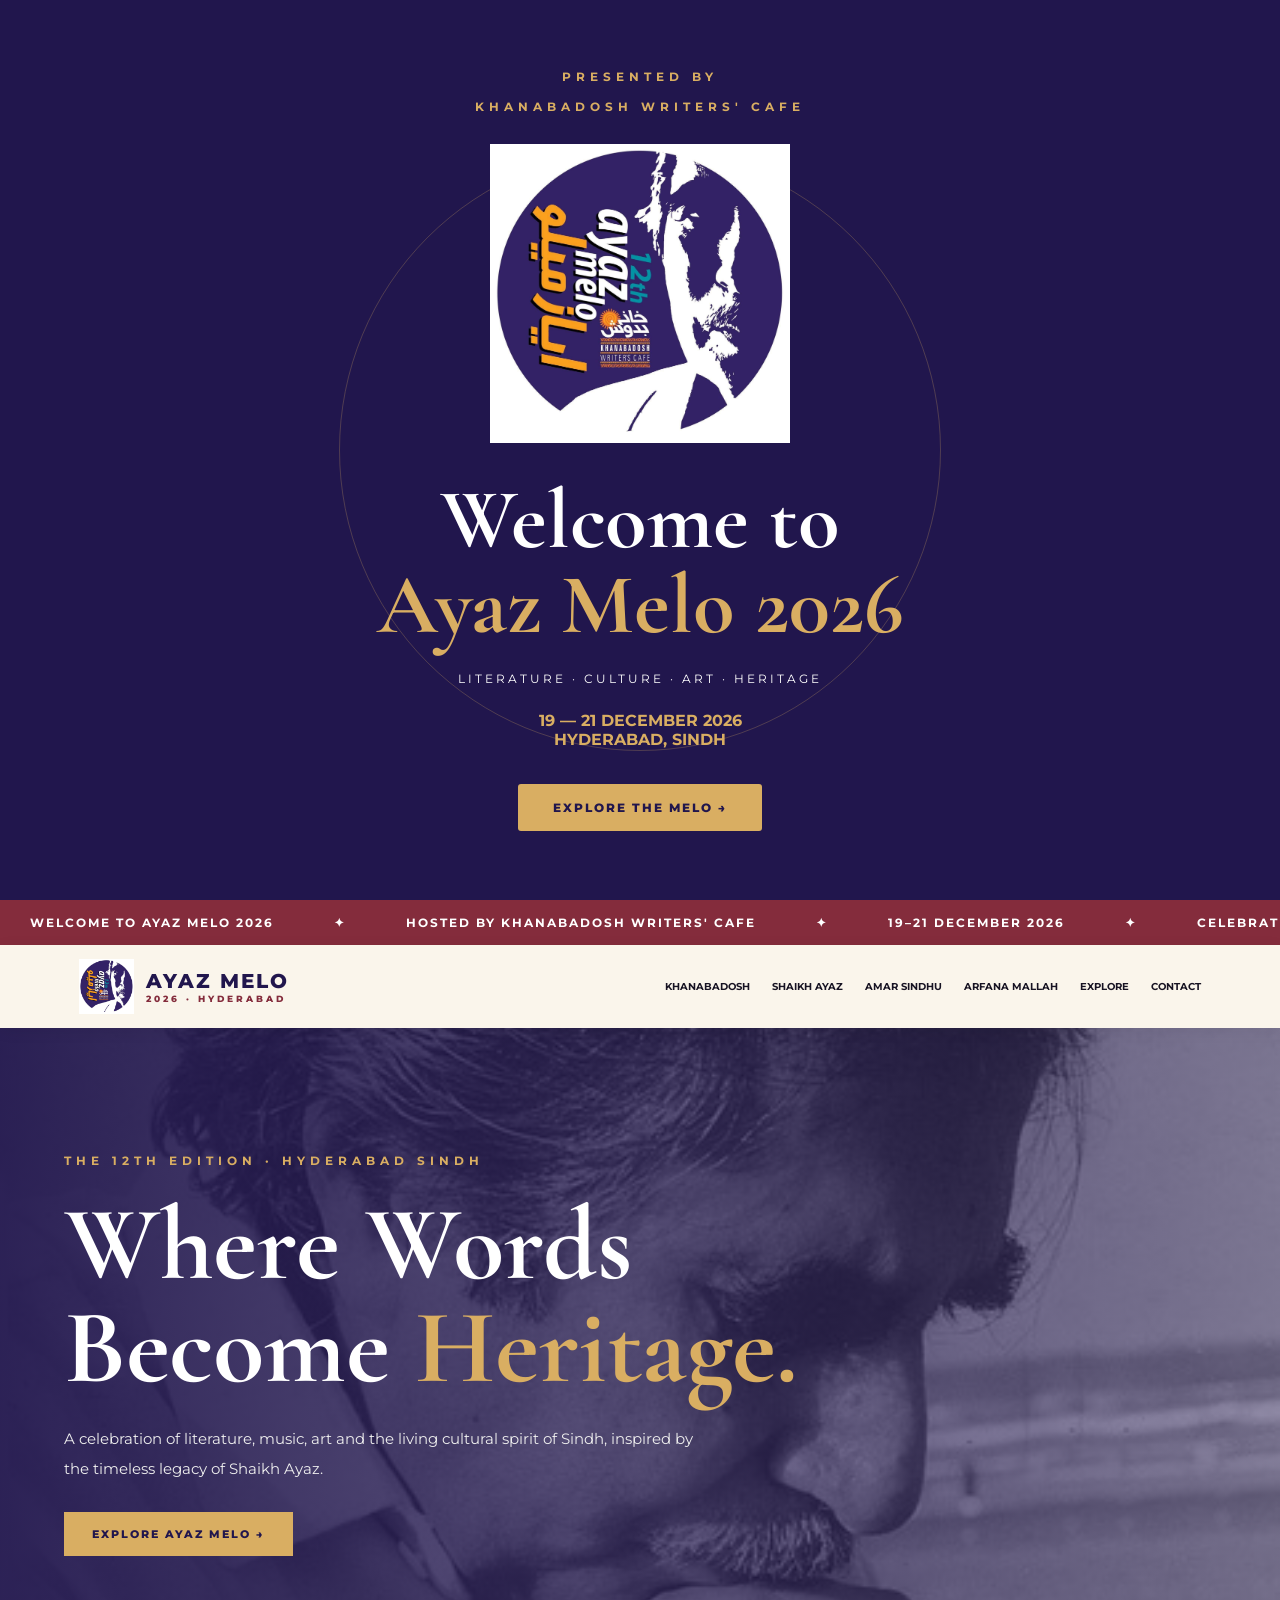
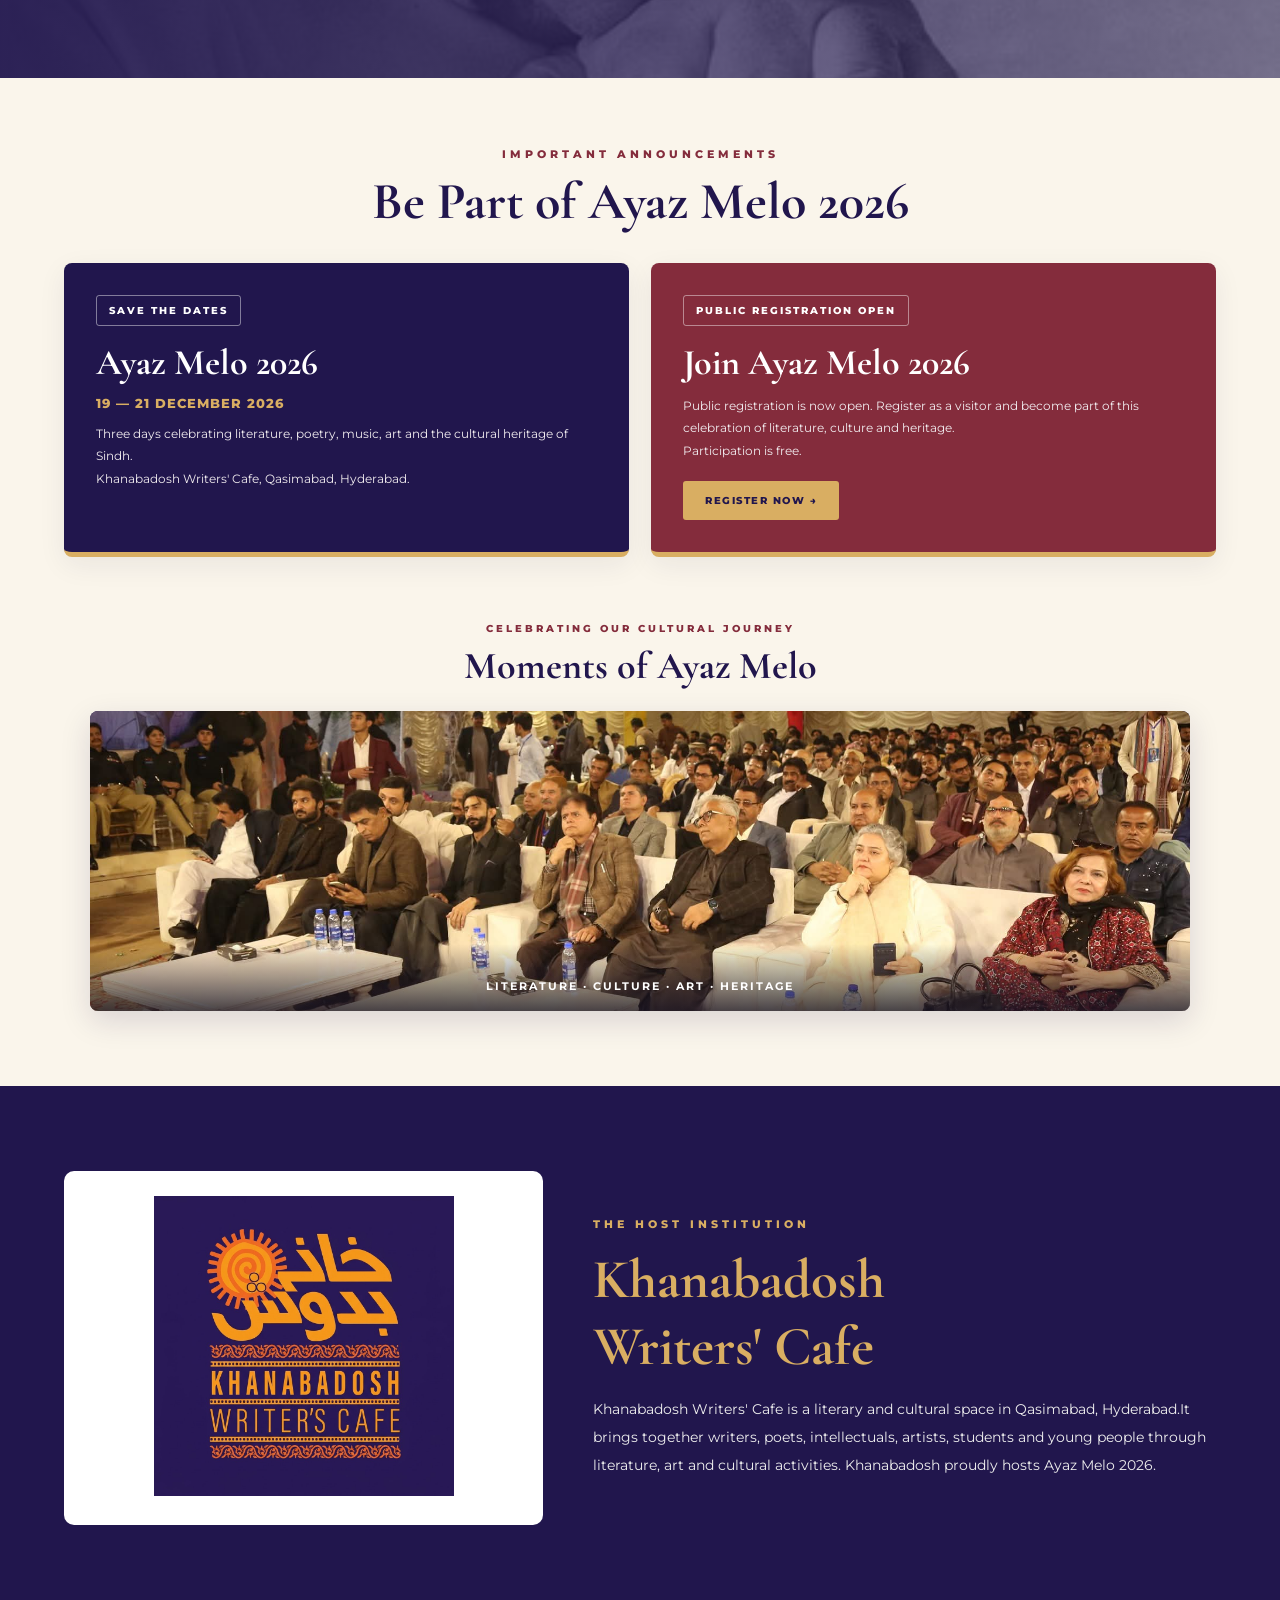
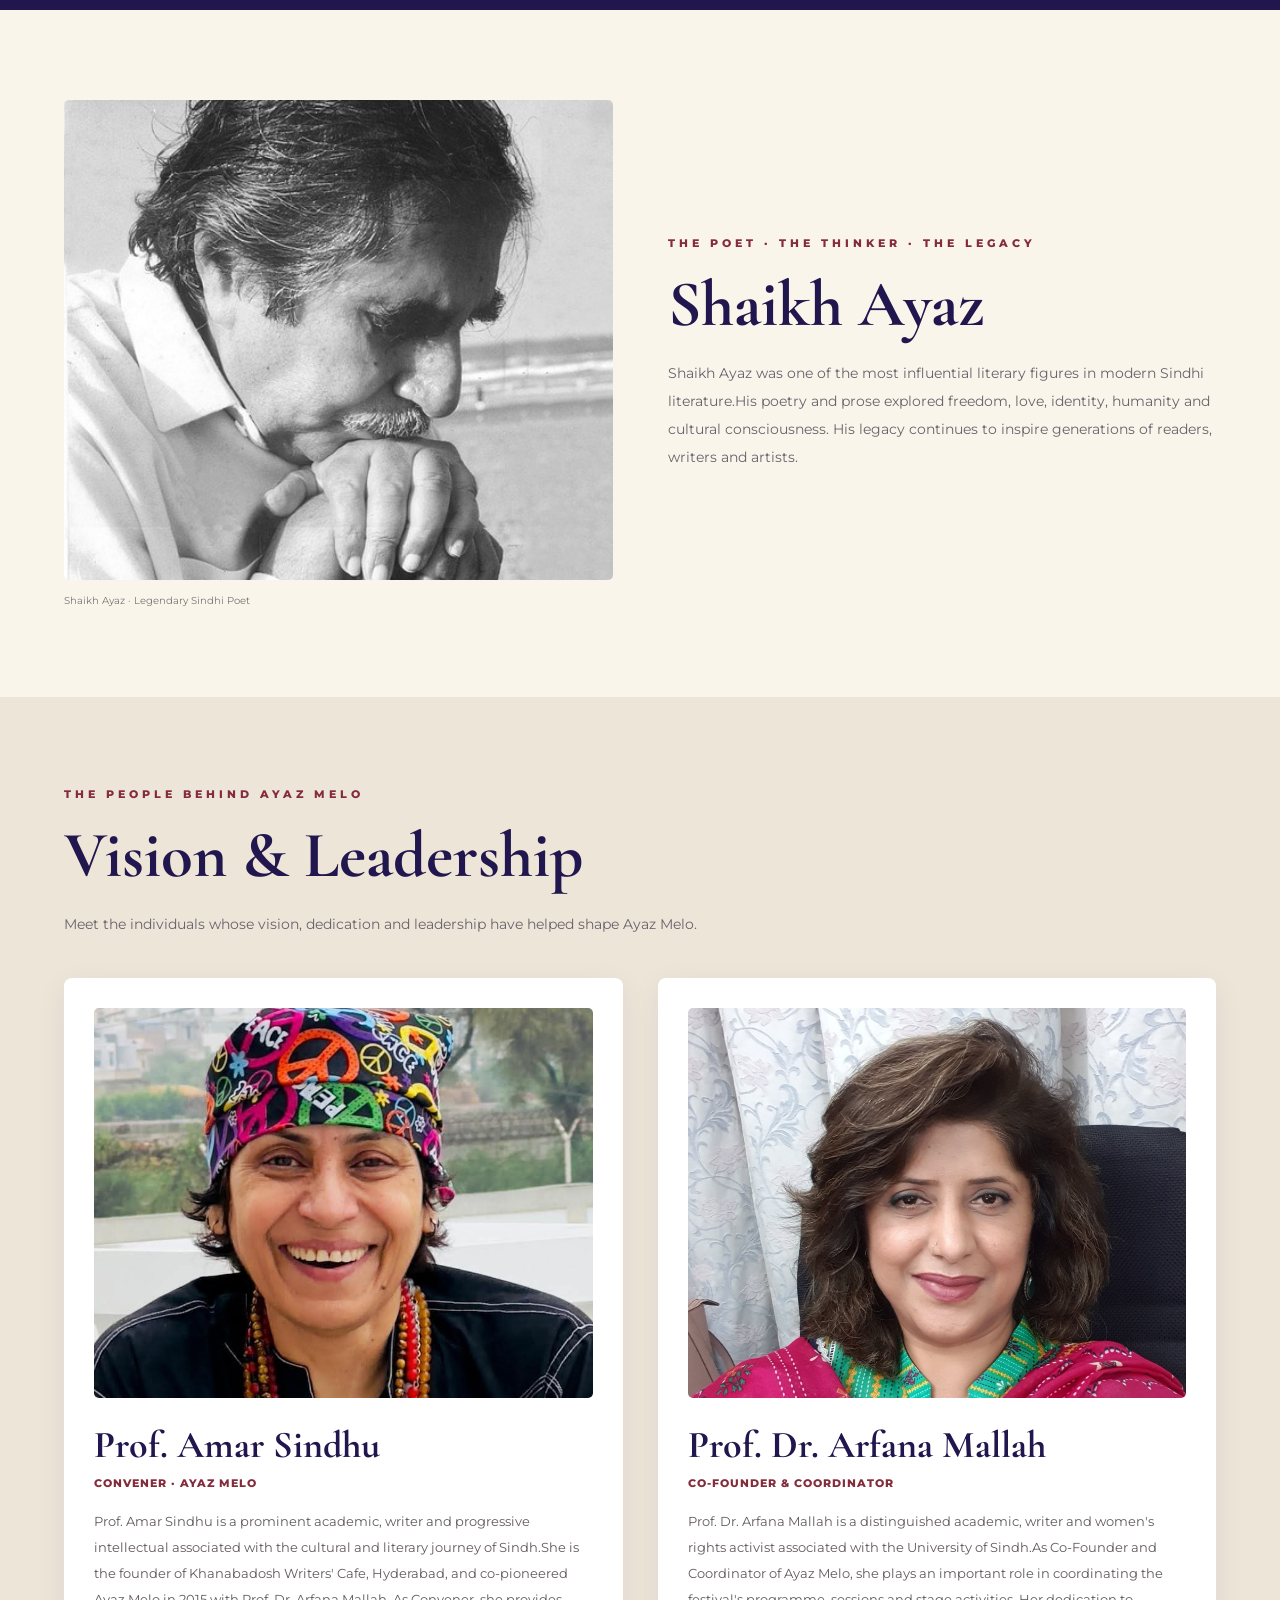
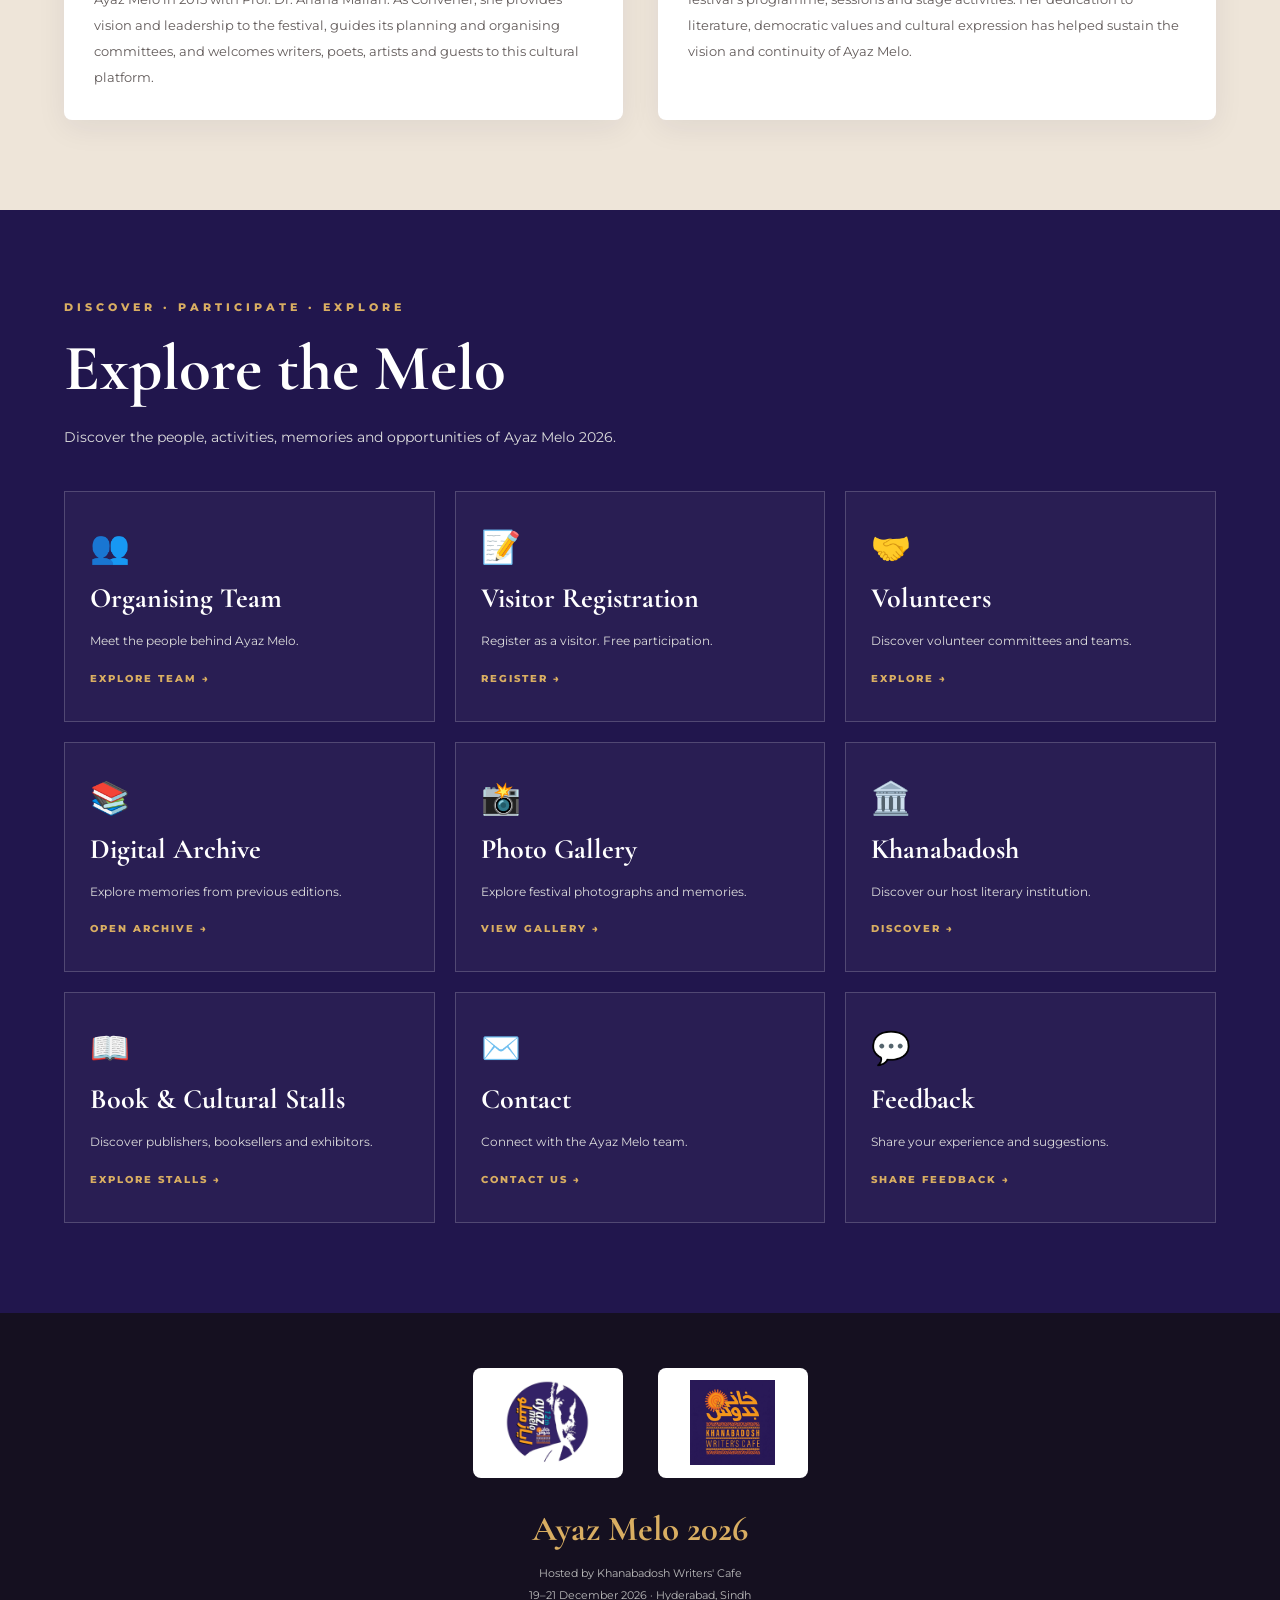
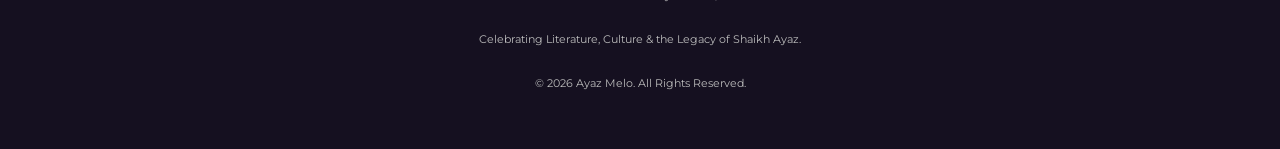
<file: index.html>
<!DOCTYPE html><html lang="en">
<head>
<meta charset="UTF-8">
<meta name="viewport" content="width=device-width, initial-scale=1.0">
<meta name="theme-color" content="#21164d"><title>Ayaz Melo 2026 | Khanabadosh Writers' Cafe</title><link href="https://fonts.googleapis.com/css2?family=Cormorant+Garamond:wght@400;500;600;700&family=Montserrat:wght@400;500;600;700;800&display=swap" rel="stylesheet"><style>
:root {
 --blue:#21164d;
 --maroon:#842c3c;
 --gold:#d9ae62;
 --cream:#faf5eb;
 --white:#ffffff;
 --dark:#171323;
}

* {
 margin:0;
 padding:0;
 box-sizing:border-box;
}

html {scroll-behavior:smooth}

body {
 background:var(--cream);
 color:var(--dark);
 font-family:'Montserrat',sans-serif;
 overflow-x:hidden;
}

a {text-decoration:none;color:inherit}

.container {
 width:90%;
 max-width:1250px;
 margin:auto;
}

/* INTRO */

.intro {
 min-height:100vh;
 background:var(--blue);
 color:white;
 display:flex;
 align-items:center;
 justify-content:center;
 text-align:center;
 padding:55px 20px;
 position:relative;
 overflow:hidden;
}

.intro:before {
 content:"";
 position:absolute;
 width:600px;
 height:600px;
 border:1px solid #d9ae6240;
 border-radius:50%;
}

.intro-content {
 position:relative;
 z-index:2;
 animation:appear 1.5s ease;
}

.presented {
 color:var(--gold);
 letter-spacing:5px;
 font-size:12px;
 font-weight:700;
}

.intro-logo {
 width:min(300px,75vw);
 margin:30px auto;
}

.intro-logo img {
 width:100%;
 height:auto;
 object-fit:contain;
}

.intro h1 {
 font-family:'Cormorant Garamond',serif;
 font-size:clamp(48px,8vw,85px);
 line-height:1;
 margin:20px 0;
}

.intro h1 span {color:var(--gold)}

.intro p {
 letter-spacing:3px;
 font-size:12px;
 line-height:2;
}

.intro-date {
 color:var(--gold);
 margin-top:20px;
 font-weight:700;
}

.explore {
 display:inline-block;
 margin-top:35px;
 background:var(--gold);
 color:var(--blue);
 padding:16px 35px;
 border-radius:3px;
 font-size:12px;
 font-weight:800;
 letter-spacing:2px;
 transition:.3s;
}

.explore:hover {
 background:white;
 transform:translateY(-4px);
}

@keyframes appear {
 from {opacity:0;transform:translateY(30px)}
 to {opacity:1;transform:translateY(0)}
}

/* TICKER */

.ticker {
 background:var(--maroon);
 color:white;
 display:flex;
 overflow:hidden;
 white-space:nowrap;
 padding:15px 0;
}

.ticker-track {
 display:flex;
 width:max-content;
 animation:scroll 32s linear infinite;
}

.ticker-track span {
 padding:0 30px;
 font-size:12px;
 font-weight:700;
 letter-spacing:2px;
}

.ticker-track b {color:var(--gold)}

@keyframes scroll {
 from {transform:translateX(0)}
 to {transform:translateX(-50%)}
}

/* HEADER */

header {
 background:var(--cream);
 position:sticky;
 top:0;
 z-index:100;
 box-shadow:0 3px 15px #0001;
}

nav {
 max-width:1250px;
 margin:auto;
 padding:14px 5%;
 display:flex;
 justify-content:space-between;
 align-items:center;
}

.brand {
 display:flex;
 align-items:center;
 gap:12px;
 color:var(--blue);
 font-size:20px;
 font-weight:800;
 letter-spacing:2px;
}

.brand img {
 width:55px;
 height:55px;
 object-fit:contain;
}

.brand small {
 display:block;
 color:var(--maroon);
 font-size:9px;
 letter-spacing:3px;
}

.navlinks {
 display:flex;
 gap:22px;
 font-size:10px;
 font-weight:700;
}

.navlinks a:hover {color:var(--maroon)}

.menu {
 display:none;
 border:0;
 background:none;
 font-size:26px;
}

/* HERO */

.hero {
 min-height:650px;
 background:
 linear-gradient(90deg,#21164df2,#21164d80),
 url('assets/shaikh-ayaz.jpg') center/cover;
 display:flex;
 align-items:center;
 color:white;
}

.hero-content {padding:90px 0}

.hero small {
 color:var(--gold);
 letter-spacing:5px;
 font-size:12px;
 font-weight:700;
}

.hero h2 {
 font-family:'Cormorant Garamond',serif;
 font-size:clamp(55px,9vw,105px);
 line-height:.98;
 margin:25px 0;
}

.hero h2 span {color:var(--gold)}

.hero p {
 max-width:650px;
 line-height:2;
 color:#eee;
 font-size:15px;
}

.btn {
 display:inline-block;
 margin-top:28px;
 background:var(--gold);
 color:var(--blue);
 padding:15px 28px;
 font-size:11px;
 font-weight:800;
 letter-spacing:2px;
}

/* ANNOUNCEMENTS */

.announcements {
 background:var(--cream);
 padding:65px 0 35px;
}

.announcement-heading {
 text-align:center;
 margin-bottom:30px;
}

.announcement-heading small {
 color:var(--maroon);
 font-size:11px;
 font-weight:800;
 letter-spacing:4px;
}

.announcement-heading h2 {
 font-family:'Cormorant Garamond',serif;
 color:var(--blue);
 font-size:clamp(35px,5vw,52px);
 margin-top:8px;
}

.announcement-grid {
 display:grid;
 grid-template-columns:1fr 1fr;
 gap:22px;
}

.announcement-card {
 position:relative;
 overflow:hidden;
 padding:32px;
 border-radius:8px;
 min-height:235px;
 box-shadow:0 8px 28px #21164d12;
}

.event-announcement {
 background:var(--blue);
 color:white;
 border-bottom:5px solid var(--gold);
}

.registration-announcement {
 background:var(--maroon);
 color:white;
 border-bottom:5px solid var(--gold);
}

.announcement-tag {
 display:inline-block;
 font-size:10px;
 font-weight:800;
 letter-spacing:2px;
 padding:8px 12px;
 border:1px solid #ffffff70;
 border-radius:3px;
 margin-bottom:17px;
}

.announcement-card h3 {
 font-family:'Cormorant Garamond',serif;
 font-size:36px;
 line-height:1.1;
 margin-bottom:12px;
}

.announcement-card p {
 color:#f2edf0;
 font-size:12px;
 line-height:1.9;
}

.announcement-date {
 color:var(--gold);
 font-weight:800;
 font-size:13px;
 margin:12px 0;
 letter-spacing:1px;
}

.registration-button {
 display:inline-block;
 margin-top:18px;
 padding:13px 22px;
 background:var(--gold);
 color:var(--blue);
 border-radius:3px;
 font-size:10px;
 font-weight:800;
 letter-spacing:1.5px;
 transition:.3s;
}

.registration-button:hover {
 background:white;
 transform:translateY(-3px);
}

/* HOMEPAGE SLIDESHOW */

.slideshow-section {
 background:var(--cream);
 padding:25px 0 75px;
}

.slideshow-heading {
 text-align:center;
 margin-bottom:22px;
}

.slideshow-heading small {
 color:var(--maroon);
 font-size:10px;
 font-weight:800;
 letter-spacing:3px;
}

.slideshow-heading h2 {
 color:var(--blue);
 font-family:'Cormorant Garamond',serif;
 font-size:38px;
 margin-top:7px;
}

.slideshow {
 width:90%;
 max-width:1100px;
 height:300px;
 margin:auto;
 position:relative;
 overflow:hidden;
 border-radius:8px;
 background:var(--blue);
 box-shadow:0 10px 30px #21164d25;
}

.slide {
 position:absolute;
 inset:0;
 width:100%;
 height:100%;
 object-fit:cover;
 opacity:0;
 transition:opacity 1.2s ease-in-out;
}

.slide.active {
 opacity:1;
}

.slideshow-caption {
 position:absolute;
 bottom:0;
 left:0;
 width:100%;
 padding:35px 20px 18px;
 color:white;
 text-align:center;
 font-size:11px;
 font-weight:700;
 letter-spacing:2px;
 background:linear-gradient(transparent,#171323c9);
 z-index:2;
}

/* COMMON SECTIONS */

section.content-section {
 padding:90px 0;
}

.section-label {
 color:var(--maroon);
 font-size:11px;
 font-weight:800;
 letter-spacing:4px;
}

.section-title {
 font-family:'Cormorant Garamond',serif;
 font-size:clamp(40px,6vw,65px);
 color:var(--blue);
 margin:15px 0;
}

.description {
 max-width:750px;
 color:#68636b;
 line-height:2;
 font-size:14px;
}

/* KHANABADOSH */

.khana {
 background:var(--blue);
 color:white;
 padding:85px 0;
}

.khana-grid {
 display:grid;
 grid-template-columns:1fr 1.3fr;
 gap:50px;
 align-items:center;
}

.khana-logo {
 background:#fff;
 border-radius:10px;
 padding:25px;
 text-align:center;
}

.khana-logo img {
 width:100%;
 max-width:300px;
 object-fit:contain;
}

.khana h2 {
 font-family:'Cormorant Garamond',serif;
 font-size:55px;
 color:var(--gold);
 margin:15px 0;
}

.khana p {
 color:#eee;
 line-height:2;
 font-size:14px;
}

/* SHAIKH AYAZ */

.ayaz-grid {
 display:grid;
 grid-template-columns:1fr 1fr;
 gap:55px;
 align-items:center;
}

.profile-image img {
 width:100%;
 height:480px;
 object-fit:cover;
 border-radius:5px;
}

.profile-caption {
 color:#777;
 font-size:10px;
 margin-top:10px;
}

/* AMAR SINDHU AND ARFANA MALLAH */

.leadership {
 background:#eee5d9;
}

.leadership-grid {
 display:grid;
 grid-template-columns:repeat(2,minmax(0,1fr));
 gap:35px;
 margin-top:40px;
}

.leader-card {
 background:#fff;
 padding:30px;
 border-radius:8px;
 box-shadow:0 8px 30px #21164d12;
}

.leader-image {
 width:100%;
 height:390px;
 object-fit:cover;
 object-position:top center;
 border-radius:5px;
}

.leader-card h2 {
 font-family:'Cormorant Garamond',serif;
 font-size:38px;
 color:var(--blue);
 margin:20px 0 8px;
}

.leader-role {
 color:var(--maroon);
 font-size:11px;
 font-weight:800;
 letter-spacing:1px;
 margin-bottom:18px;
}

.leader-card p {
 color:#625b5a;
 font-size:13px;
 line-height:2;
}

/* EXPLORE PORTALS */

.portals {
 background:var(--blue);
 color:white;
}

.portals .section-title {color:white}

.portal-grid {
 display:grid;
 grid-template-columns:repeat(3,1fr);
 gap:20px;
 margin-top:40px;
}

.portal-card {
 padding:35px 25px;
 border:1px solid #ffffff30;
 background:#ffffff09;
 transition:.3s;
}

.portal-card:hover {
 background:var(--maroon);
 transform:translateY(-6px);
}

.portal-icon {
 font-size:32px;
}

.portal-card h3 {
 font-family:'Cormorant Garamond',serif;
 font-size:28px;
 margin:15px 0;
}

.portal-card p {
 font-size:12px;
 line-height:1.8;
 color:#ddd;
}

.portal-card a {
 display:inline-block;
 margin-top:20px;
 color:var(--gold);
 font-size:10px;
 font-weight:800;
 letter-spacing:2px;
}

/* FOOTER */

footer {
 background:#151020;
 color:white;
 text-align:center;
 padding:55px 20px;
}

.footer-logos {
 display:flex;
 justify-content:center;
 align-items:center;
 gap:35px;
 flex-wrap:wrap;
 margin-bottom:30px;
}

.footer-logo-box {
 background:white;
 border-radius:8px;
 padding:12px;
 width:150px;
 height:110px;
 display:flex;
 align-items:center;
 justify-content:center;
}

.footer-logo-box img {
 max-width:100%;
 max-height:85px;
 object-fit:contain;
}

footer h2 {
 font-family:'Cormorant Garamond',serif;
 color:var(--gold);
 font-size:35px;
}

footer p {
 font-size:11px;
 color:#bbb;
 margin-top:12px;
 line-height:2;
}

/* RESPONSIVE */

@media(max-width:850px) {

 .navlinks {
  display:none;
  position:absolute;
  top:65px;
  left:5%;
  width:90%;
  background:white;
  padding:25px;
  flex-direction:column;
  box-shadow:0 5px 20px #0002;
 }

 .navlinks.show {display:flex}

 .menu {display:block}

 .khana-grid,
 .ayaz-grid {
  grid-template-columns:1fr;
 }

 .leadership-grid {
  grid-template-columns:1fr 1fr;
 }

 .portal-grid {
  grid-template-columns:1fr 1fr;
 }

 .profile-image img {height:350px}

 .leader-image {height:300px}

 .slideshow {
  height:260px;
 }
}

@media(max-width:550px) {

 section.content-section {padding:60px 0}

 .portal-grid {grid-template-columns:1fr}

 .leadership-grid {grid-template-columns:1fr}

 .intro h1 {font-size:55px}

 .hero {min-height:550px}

 .hero h2 {font-size:65px}

 .khana h2 {font-size:43px}

 .leader-card {padding:20px}

 .leader-image {height:350px}

 .brand img {
  width:45px;
  height:45px;
 }

 .footer-logo-box {
  width:125px;
  height:95px;
 }

 .announcement-grid {
  grid-template-columns:1fr;
 }

 .announcement-card {
  padding:25px;
  min-height:220px;
 }

 .announcement-card h3 {
  font-size:32px;
 }

 .slideshow-section {
  padding:15px 0 55px;
 }

 .slideshow {
  width:90%;
  height:210px;
 }

 .slideshow-heading h2 {
  font-size:32px;
 }
}
</style></head><body><!-- INTRO SCREEN --><section class="intro" id="home"><div class="intro-content"><div class="presented">
PRESENTED BY
<br><br>
KHANABADOSH WRITERS' CAFE
</div><div class="intro-logo">
<img src="assets/ayaz-melo-2026.png"
alt="Ayaz Melo 2026 Official Logo">
</div><h1>Welcome to<br><span>Ayaz Melo 2026</span></h1><p>LITERATURE · CULTURE · ART · HERITAGE</p><div class="intro-date">
19 — 21 DECEMBER 2026
<br>
HYDERABAD, SINDH
</div><a href="#main" class="explore">EXPLORE THE MELO →</a>

</div>
</section><!-- RUNNING TICKER --><div class="ticker">
<div class="ticker-track"><span>WELCOME TO AYAZ MELO 2026</span>
<span>✦</span>
<span>HOSTED BY KHANABADOSH WRITERS' CAFE</span>
<span>✦</span>
<span>19–21 DECEMBER 2026</span>
<span>✦</span>
<span>CELEBRATING LITERATURE & CULTURE</span>
<span>✦</span>
<span>FREE ENTRY</span>
<span>✦</span>

<span>WELCOME TO AYAZ MELO 2026</span>
<span>✦</span>
<span>HOSTED BY KHANABADOSH WRITERS' CAFE</span>
<span>✦</span>
<span>19–21 DECEMBER 2026</span>
<span>✦</span>
<span>CELEBRATING LITERATURE & CULTURE</span>
<span>✦</span>
<span>FREE ENTRY</span>
<span>✦</span>

</div>
</div><!-- NAVIGATION --><header id="main">
<nav><a href="#home" class="brand">
<img src="assets/ayaz-melo-2026.png"
alt="Ayaz Melo 2026 Logo"><div>
AYAZ MELO
<small>2026 · HYDERABAD</small>
</div>
</a><button class="menu" id="menuBtn">☰</button>

<div class="navlinks" id="navLinks">
<a href="#khanabadosh">KHANABADOSH</a>
<a href="#shaikh-ayaz">SHAIKH AYAZ</a>
<a href="#amar">AMAR SINDHU</a>
<a href="#arfana">ARFANA MALLAH</a>
<a href="#portals">EXPLORE</a>
<a href="#footer">CONTACT</a>
</div></nav>
</header><!-- MAIN HERO --><div class="hero">
<div class="container hero-content"><small>THE 12TH EDITION · HYDERABAD SINDH</small>

<h2>Where Words<br>Become <span>Heritage.</span></h2><p>
A celebration of literature, music, art and the living cultural spirit of Sindh, inspired by the timeless legacy of Shaikh Ayaz.
</p><a href="#portals" class="btn">EXPLORE AYAZ MELO →</a>

</div>
</div><!-- AYAZ MELO ANNOUNCEMENTS --><section class="announcements"><div class="container"><div class="announcement-heading">
<small>IMPORTANT ANNOUNCEMENTS</small>
<h2>Be Part of Ayaz Melo 2026</h2>
</div><div class="announcement-grid"><!-- EVENT ANNOUNCEMENT --><div class="announcement-card event-announcement"><div class="announcement-tag">
SAVE THE DATES
</div><h3>Ayaz Melo 2026</h3><div class="announcement-date">
19 — 21 DECEMBER 2026
</div><p>
Three days celebrating literature, poetry, music, art and the cultural heritage of Sindh.<br>
Khanabadosh Writers' Cafe, Qasimabad, Hyderabad.
</p></div><!-- REGISTRATION ANNOUNCEMENT --><div class="announcement-card registration-announcement"><div class="announcement-tag">
PUBLIC REGISTRATION OPEN
</div><h3>Join Ayaz Melo 2026</h3><p>
Public registration is now open. Register as a visitor and become part of this celebration of literature, culture and heritage.<br>
Participation is free.
</p><a href="visitor.html" class="registration-button">
REGISTER NOW →
</a></div></div>
</div>
</section><!-- AUTOMATIC PHOTO SLIDESHOW --><section class="slideshow-section"><div class="slideshow-heading">
<small>CELEBRATING OUR CULTURAL JOURNEY</small>
<h2>Moments of Ayaz Melo</h2>
</div><div class="slideshow" id="ayazSlideshow"><img class="slide active"
src="assets/slideshow/slide-1.jpg"
alt="Ayaz Melo cultural moments">

<img class="slide"
src="assets/slideshow/slide-2.jpg"
alt="Ayaz Melo literary gathering">

<img class="slide"
src="assets/slideshow/slide-3.jpg"
alt="Ayaz Melo event">

<img class="slide"
src="assets/slideshow/slide-4.jpg"
alt="Ayaz Melo cultural activities">

<img class="slide"
src="assets/slideshow/slide-5.jpg"
alt="Ayaz Melo guests and participants">

<img class="slide"
src="assets/slideshow/slide-6.jpg"
alt="Ayaz Melo literature and art">

<img class="slide"
src="assets/slideshow/slide-7.jpg"
alt="Ayaz Melo festival memories">

<div class="slideshow-caption">
LITERATURE · CULTURE · ART · HERITAGE
</div></div></section><!-- KHANABADOSH --><section class="khana" id="khanabadosh"><div class="container khana-grid"><div class="khana-logo">
<img src="assets/khanabadosh-logo.png"
alt="Khanabadosh Writers Cafe Logo">
</div><div><div class="section-label" style="color:var(--gold)">
THE HOST INSTITUTION
</div><h2>Khanabadosh<br>Writers' Cafe</h2><p>
Khanabadosh Writers' Cafe is a literary and cultural space in Qasimabad, Hyderabad.It brings together writers, poets, intellectuals, artists, students and young people through literature, art and cultural activities.

Khanabadosh proudly hosts Ayaz Melo 2026.

</p></div>
</div>
</section><!-- SHAIKH AYAZ --><section class="content-section" id="shaikh-ayaz"><div class="container ayaz-grid"><div class="profile-image">
<img src="assets/shaikh-ayaz.jpg"
alt="Shaikh Ayaz">
<div class="profile-caption">
Shaikh Ayaz · Legendary Sindhi Poet
</div>
</div><div><div class="section-label">THE POET · THE THINKER · THE LEGACY</div><h2 class="section-title">Shaikh Ayaz</h2><p class="description">
Shaikh Ayaz was one of the most influential literary figures in modern Sindhi literature.His poetry and prose explored freedom, love, identity, humanity and cultural consciousness.

His legacy continues to inspire generations of readers, writers and artists.

</p></div>
</div>
</section><!-- LEADERSHIP: AMAR SINDHU AND ARFANA MALLAH --><section class="content-section leadership" id="amar"><div class="container"><div class="section-label">THE PEOPLE BEHIND AYAZ MELO</div><h2 class="section-title">Vision & Leadership</h2><p class="description">
Meet the individuals whose vision, dedication and leadership have helped shape Ayaz Melo.
</p><div class="leadership-grid"><!-- PROF. AMAR SINDHU --><article class="leader-card"><img class="leader-image"
src="team/amar-sindhu.jpg"
alt="Prof. Amar Sindhu">

<h2>Prof. Amar Sindhu</h2><div class="leader-role">
CONVENER · AYAZ MELO
</div><p>
Prof. Amar Sindhu is a prominent academic, writer and progressive intellectual associated with the cultural and literary journey of Sindh.She is the founder of Khanabadosh Writers' Cafe, Hyderabad, and co-pioneered Ayaz Melo in 2015 with Prof. Dr. Arfana Mallah.

As Convener, she provides vision and leadership to the festival, guides its planning and organising committees, and welcomes writers, poets, artists and guests to this cultural platform.

</p></article><!-- PROF. DR. ARFANA MALLAH --><article class="leader-card" id="arfana"><img class="leader-image"
src="team/arfana-mallah.jpg"
alt="Prof. Dr. Arfana Mallah">

<h2>Prof. Dr. Arfana Mallah</h2><div class="leader-role">
CO-FOUNDER & COORDINATOR
</div><p>
Prof. Dr. Arfana Mallah is a distinguished academic, writer and women's rights activist associated with the University of Sindh.As Co-Founder and Coordinator of Ayaz Melo, she plays an important role in coordinating the festival's programme, sessions and stage activities.

Her dedication to literature, democratic values and cultural expression has helped sustain the vision and continuity of Ayaz Melo.

</p></article></div>
</div>
</section><!-- EXPLORE PORTALS --><section class="content-section portals" id="portals"><div class="container"><div class="section-label" style="color:var(--gold)">
DISCOVER · PARTICIPATE · EXPLORE
</div><h2 class="section-title">Explore the Melo</h2><p class="description" style="color:#ddd">
Discover the people, activities, memories and opportunities of Ayaz Melo 2026.
</p><div class="portal-grid"><div class="portal-card">
<div class="portal-icon">👥</div>
<h3>Organising Team</h3>
<p>Meet the people behind Ayaz Melo.</p>
<a href="team.html">EXPLORE TEAM →</a>
</div><div class="portal-card">
<div class="portal-icon">📝</div>
<h3>Visitor Registration</h3>
<p>Register as a visitor. Free participation.</p>
<a href="visitor.html">REGISTER →</a>
</div><div class="portal-card">
<div class="portal-icon">🤝</div>
<h3>Volunteers</h3>
<p>Discover volunteer committees and teams.</p>
<a href="volunteer.html">EXPLORE →</a>
</div><div class="portal-card">
<div class="portal-icon">📚</div>
<h3>Digital Archive</h3>
<p>Explore memories from previous editions.</p>
<a href="archive.html">OPEN ARCHIVE →</a>
</div><div class="portal-card">
<div class="portal-icon">📸</div>
<h3>Photo Gallery</h3>
<p>Explore festival photographs and memories.</p>
<a href="gallery.html">VIEW GALLERY →</a>
</div><div class="portal-card">
<div class="portal-icon">🏛️</div>
<h3>Khanabadosh</h3>
<p>Discover our host literary institution.</p>
<a href="khanabadosh.html">DISCOVER →</a>
</div><div class="portal-card">
<div class="portal-icon">📖</div>
<h3>Book & Cultural Stalls</h3>
<p>Discover publishers, booksellers and exhibitors.</p>
<a href="stalls.html">EXPLORE STALLS →</a>
</div><div class="portal-card">
<div class="portal-icon">✉️</div>
<h3>Contact</h3>
<p>Connect with the Ayaz Melo team.</p>
<a href="contact.html">CONTACT US →</a>
</div><div class="portal-card">
<div class="portal-icon">💬</div>
<h3>Feedback</h3>
<p>Share your experience and suggestions.</p>
<a href="feedback.html">SHARE FEEDBACK →</a>
</div></div>
</div>
</section><!-- FOOTER --><footer id="footer"><div class="footer-logos"><div class="footer-logo-box">
<img src="assets/ayaz-melo-2026.png"
alt="Ayaz Melo 2026 Logo">
</div><div class="footer-logo-box">
<img src="assets/khanabadosh-logo.png"
alt="Khanabadosh Writers Cafe Logo">
</div></div><h2>Ayaz Melo 2026</h2><p>
Hosted by Khanabadosh Writers' Cafe
<br>
19–21 December 2026 · Hyderabad, Sindh
<br><br>
Celebrating Literature, Culture & the Legacy of Shaikh Ayaz.
<br><br>
© 2026 Ayaz Melo. All Rights Reserved.
</p></footer><script>

/* MOBILE MENU */

const menuBtn=document.getElementById("menuBtn");
const navLinks=document.getElementById("navLinks");

menuBtn.addEventListener("click",()=>{
 navLinks.classList.toggle("show");
});

navLinks.querySelectorAll("a").forEach(link=>{
 link.addEventListener("click",()=>{
  navLinks.classList.remove("show");
 });
});

/* AUTOMATIC FADE SLIDESHOW */

const slides=document.querySelectorAll(".slide");
let currentSlide=0;

function showNextSlide(){

 slides[currentSlide].classList.remove("active");

 currentSlide=(currentSlide+1)%slides.length;

 slides[currentSlide].classList.add("active");

}

setInterval(showNextSlide,5000);

</script></body>
 </html>
</file>
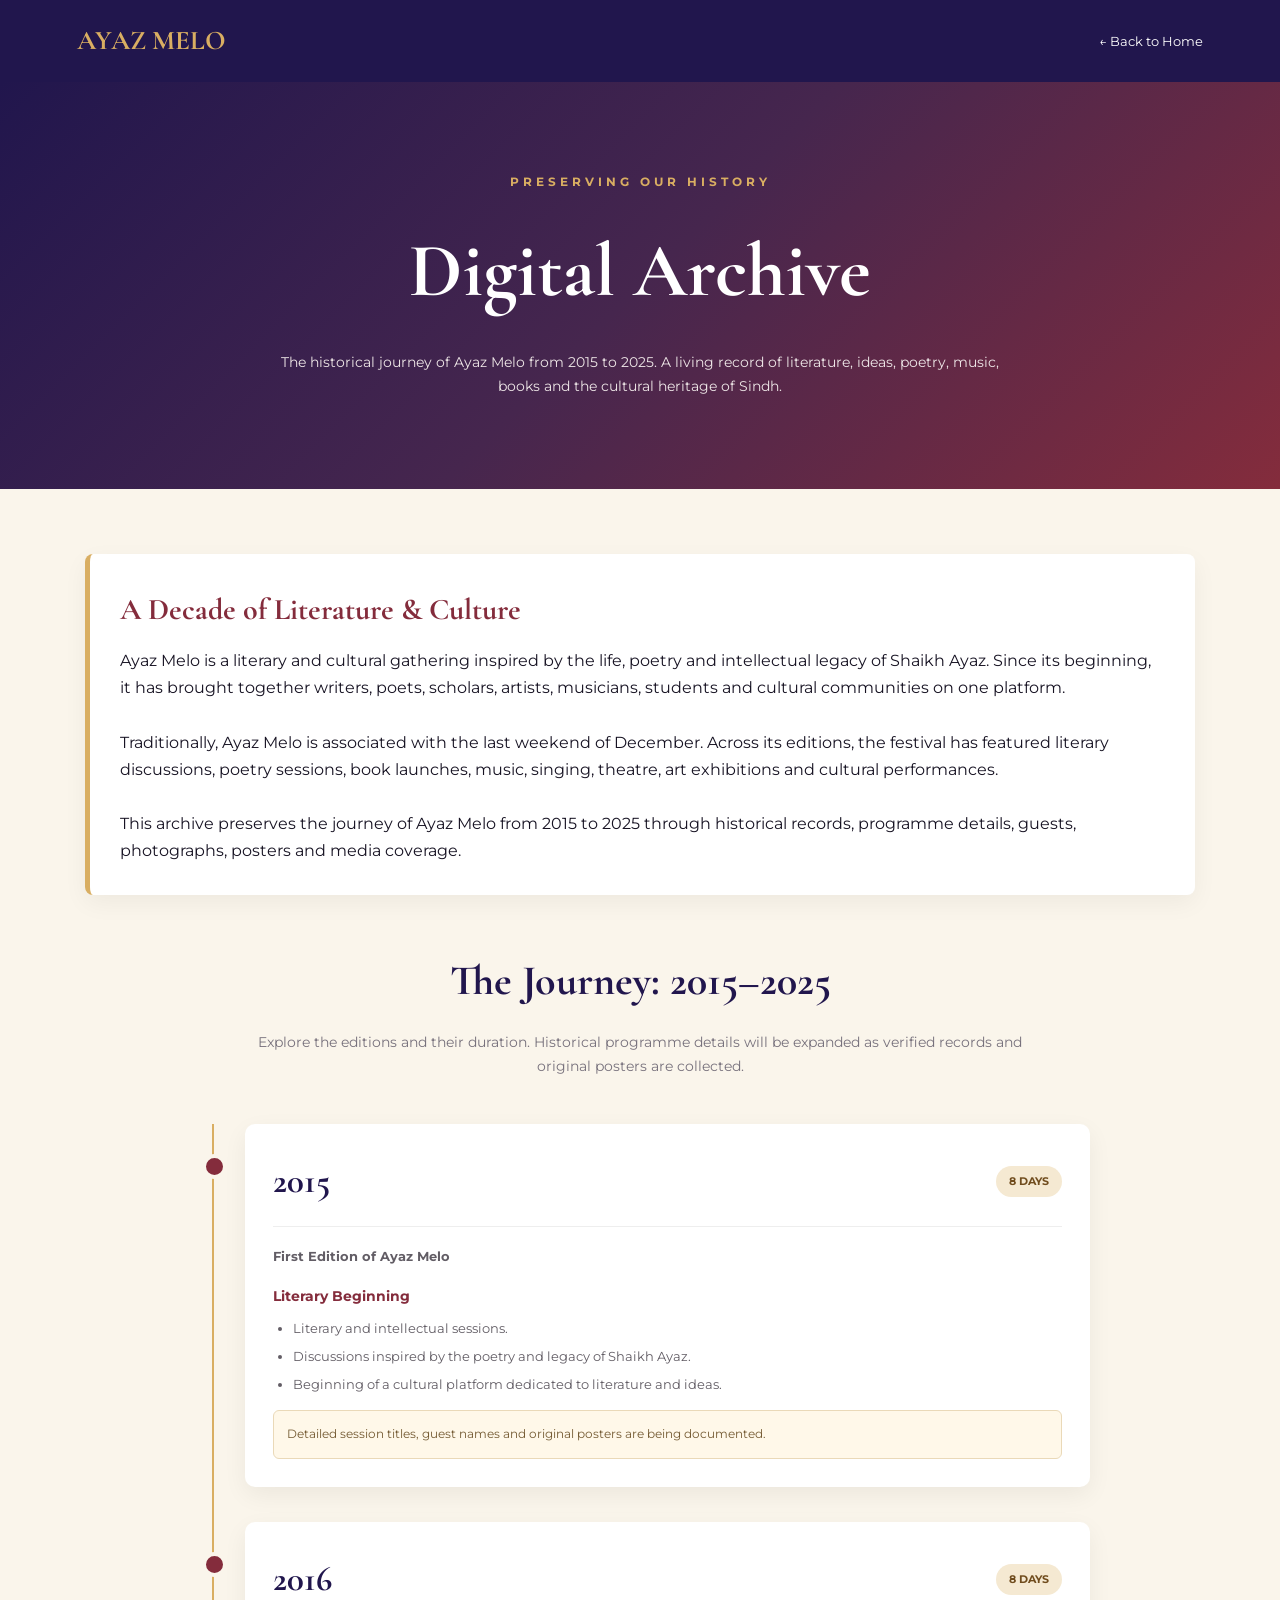
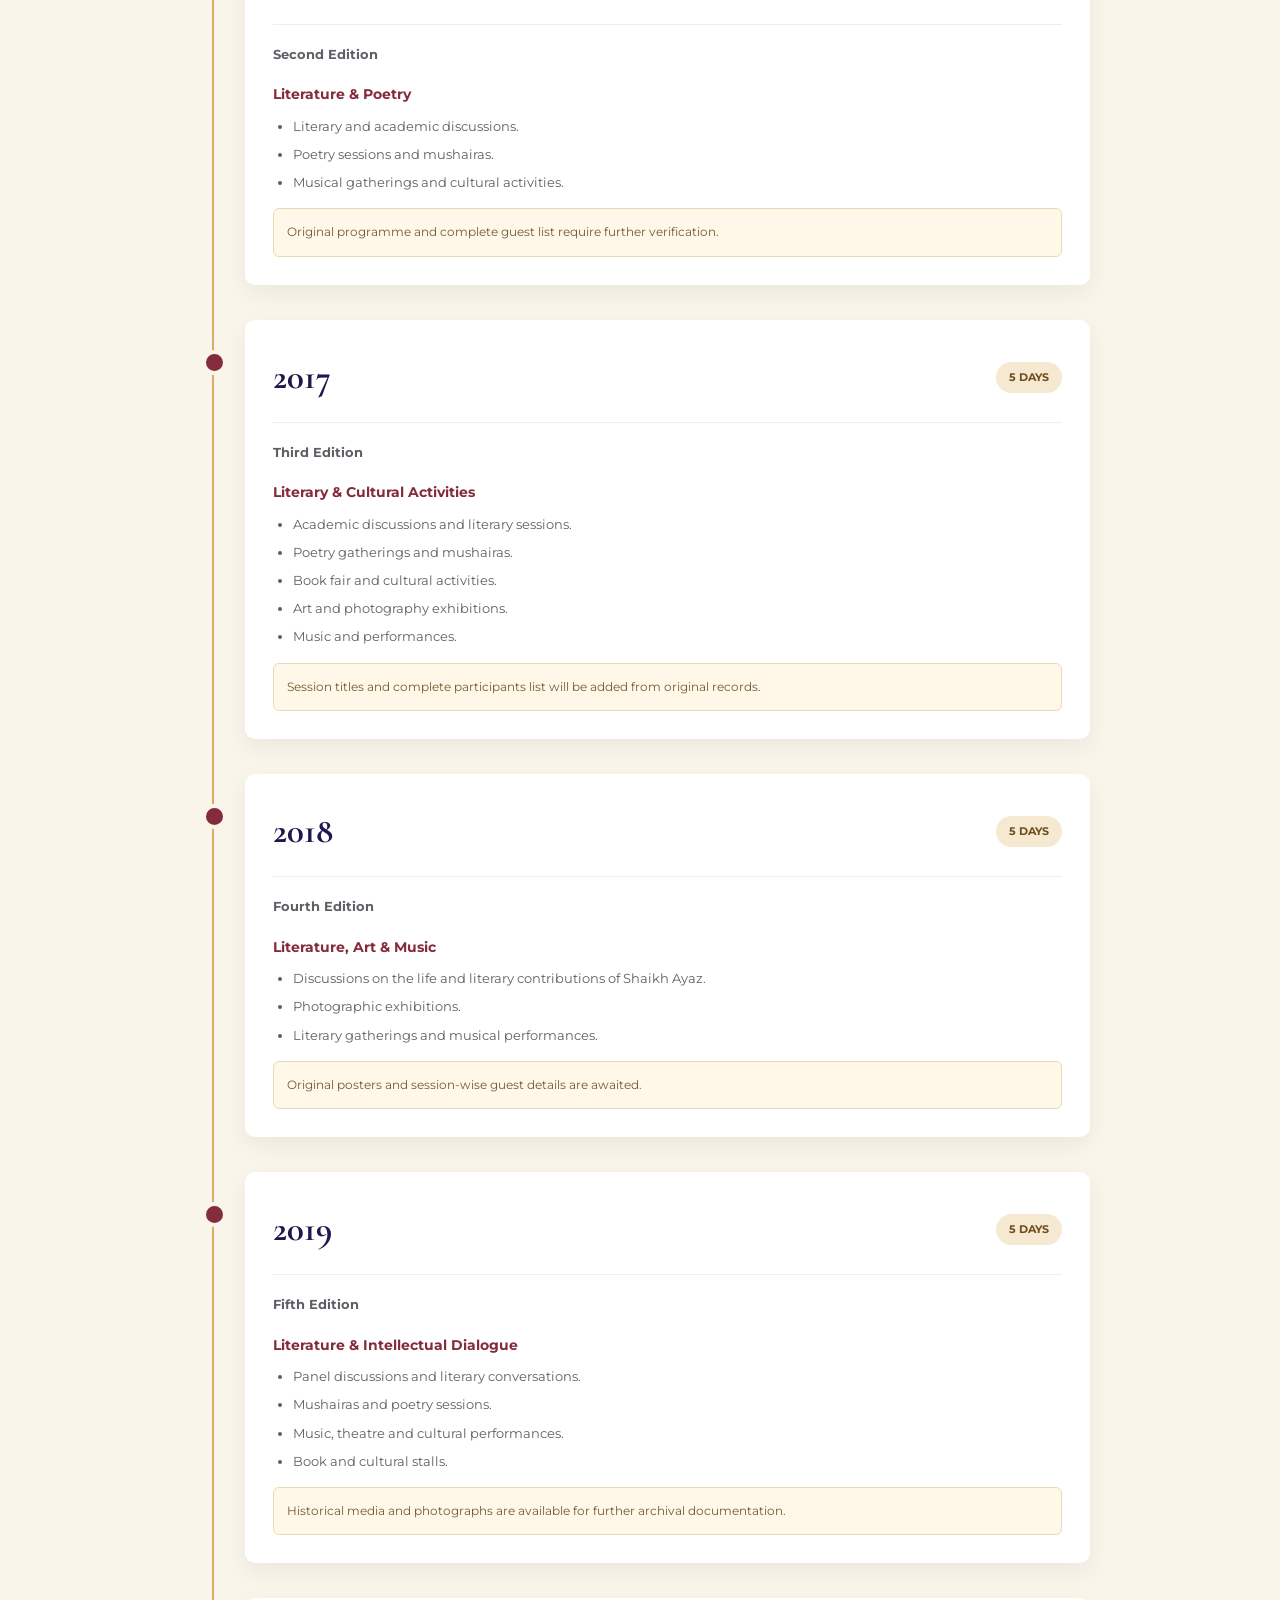
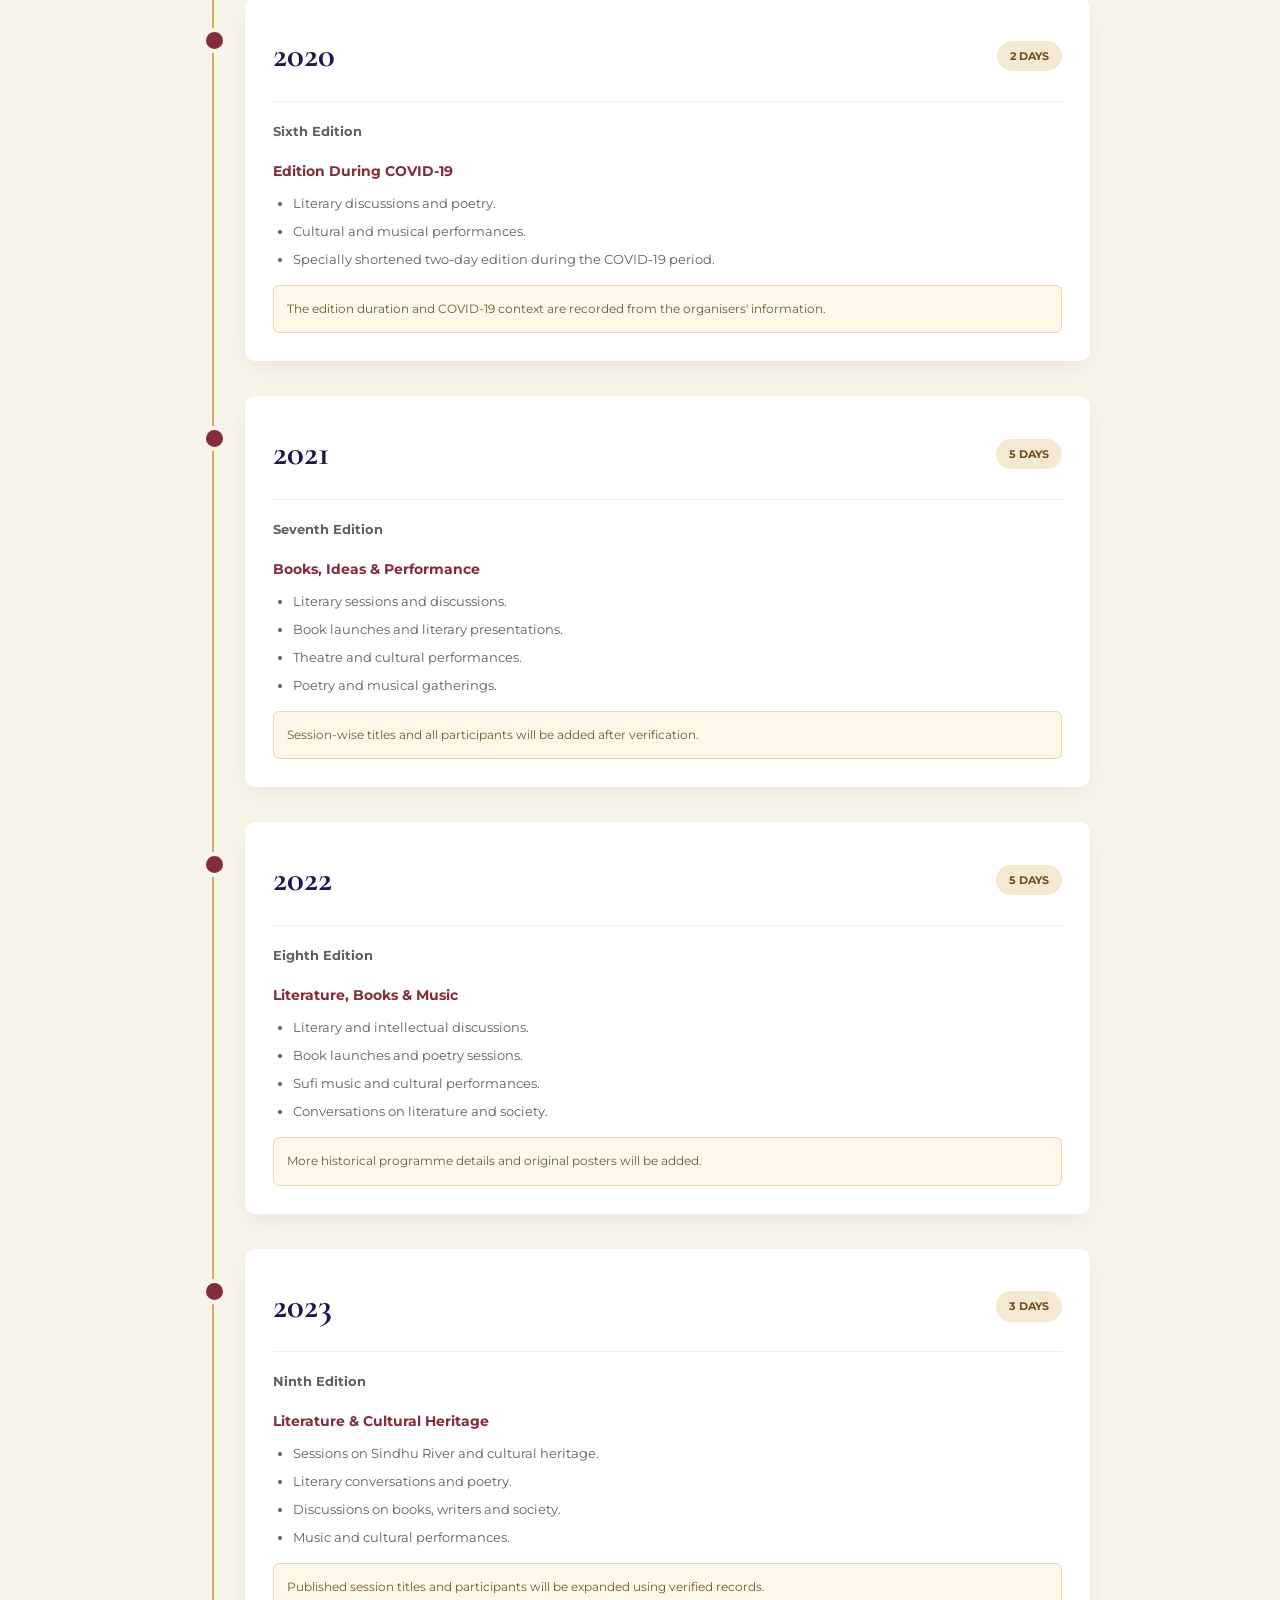
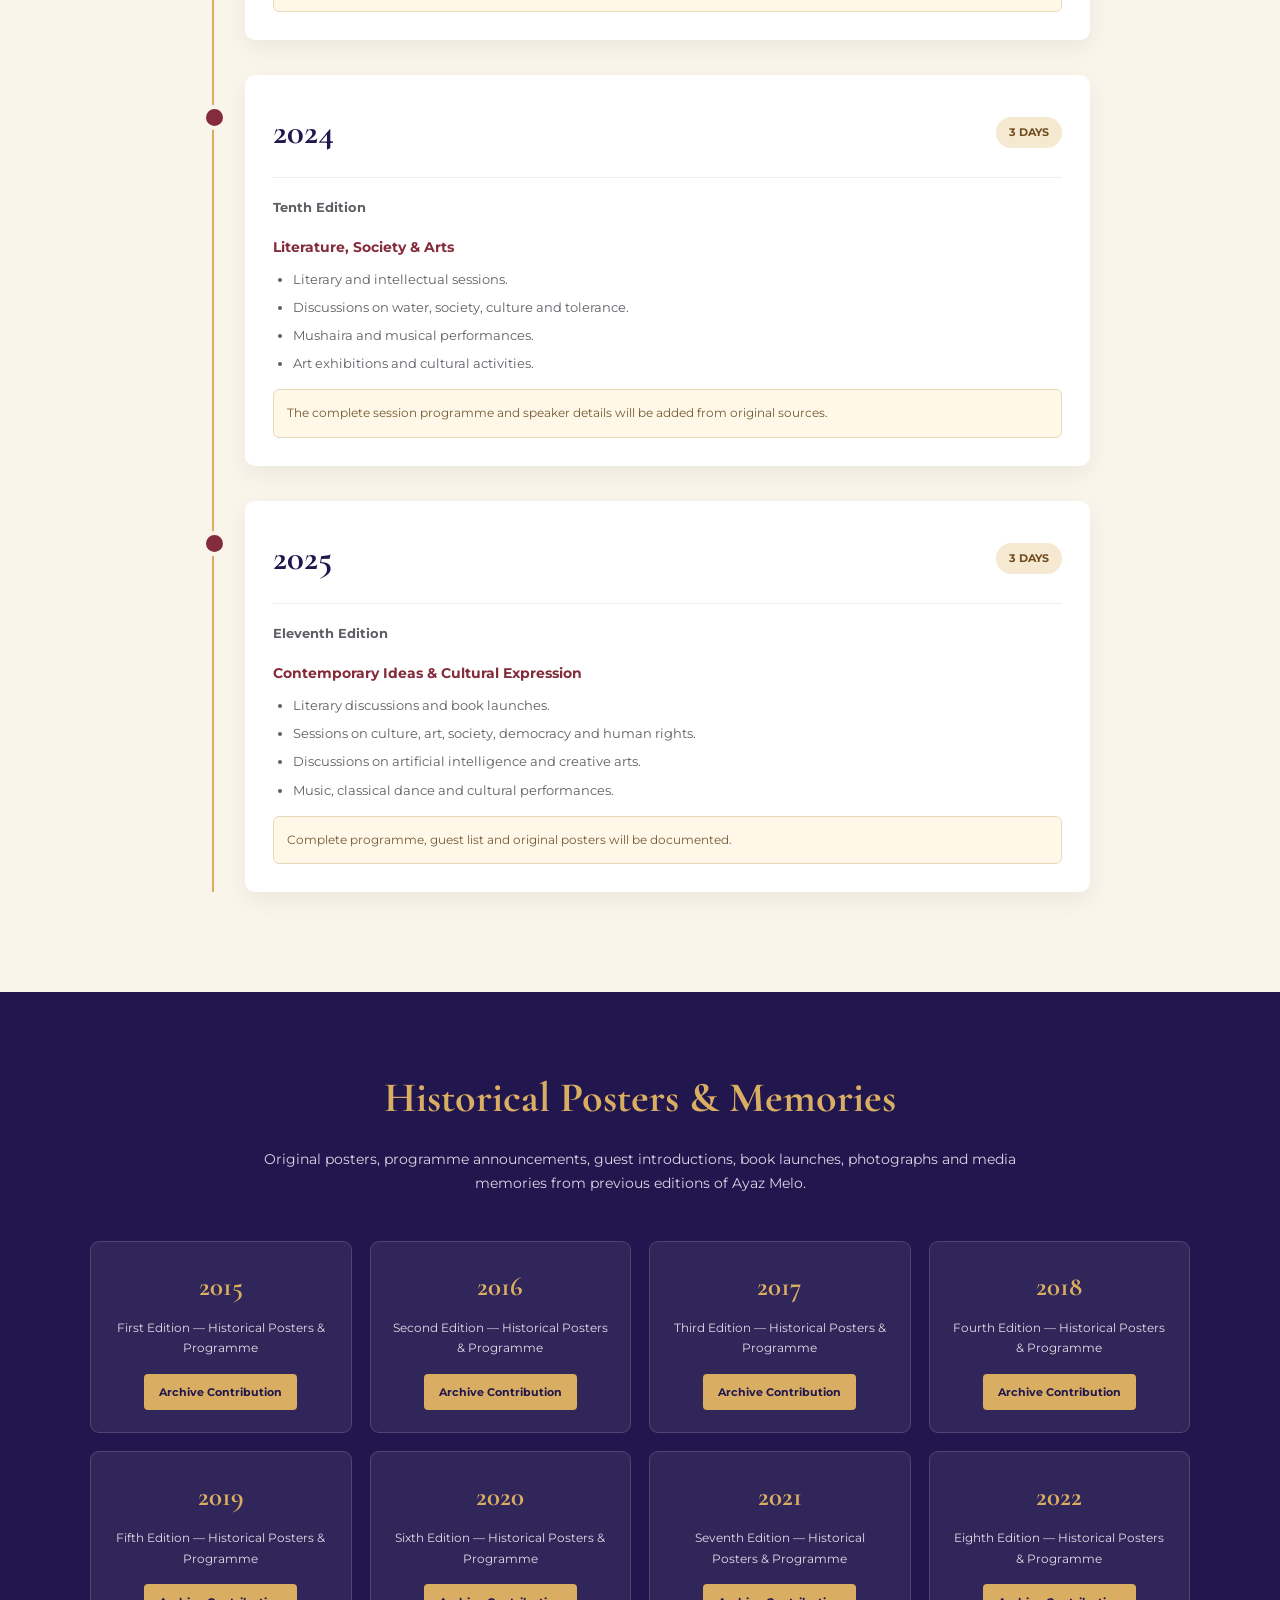
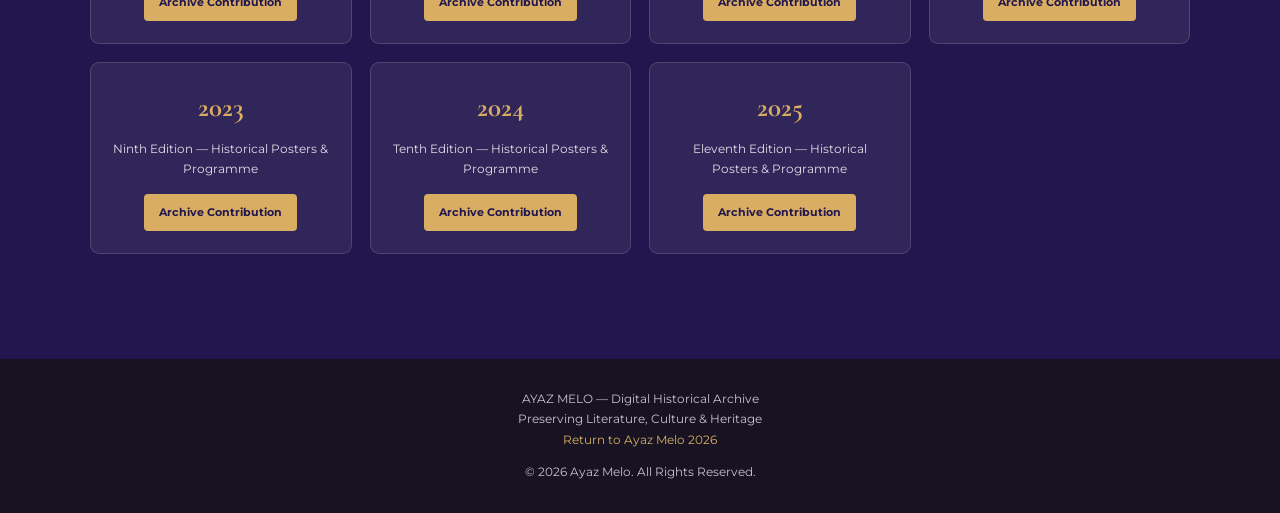
<file: archive.html>
<!DOCTYPE html>
<html lang="en">
<head>
<meta charset="UTF-8">
<meta name="viewport" content="width=device-width, initial-scale=1.0">
<title>Digital Archive | Ayaz Melo</title>
<meta name="description" content="Explore the historical journey of Ayaz Melo from 2015 to 2025 through literary sessions, cultural performances, guests, books and historical posters.">

<link rel="preconnect" href="https://fonts.googleapis.com">
<link href="https://fonts.googleapis.com/css2?family=Cormorant+Garamond:wght@400;500;600;700&family=Montserrat:wght@300;400;500;600;700&display=swap" rel="stylesheet">

<style>
:root {
 --blue:#21164d;
 --maroon:#842c3c;
 --gold:#d9ae62;
 --cream:#faf5eb;
 --white:#ffffff;
 --dark:#171323;
 --muted:#77717c;
}

* {margin:0;padding:0;box-sizing:border-box;}

body {
 background:var(--cream);
 color:var(--dark);
 font-family:'Montserrat',sans-serif;
 line-height:1.7;
}

header {
 background:var(--blue);
 color:white;
 padding:18px 6%;
 display:flex;
 justify-content:space-between;
 align-items:center;
 gap:15px;
 flex-wrap:wrap;
}

.brand {
 font-family:'Cormorant Garamond',serif;
 font-size:27px;
 font-weight:700;
 color:var(--gold);
}

header a {
 color:white;
 text-decoration:none;
 font-size:13px;
}

.hero {
 background:linear-gradient(135deg,#21164d,#46264e,#842c3c);
 color:white;
 text-align:center;
 padding:90px 20px;
}

.hero .eyebrow {
 color:var(--gold);
 letter-spacing:4px;
 font-size:12px;
 font-weight:700;
}

.hero h1 {
 font-family:'Cormorant Garamond',serif;
 font-size:clamp(42px,7vw,76px);
 margin:15px 0;
}

.hero p {
 max-width:760px;
 margin:auto;
 font-size:14px;
 color:#eee6e7;
}

.container {
 max-width:1150px;
 margin:auto;
 padding:65px 20px;
}

.section-title {
 font-family:'Cormorant Garamond',serif;
 font-size:42px;
 color:var(--blue);
 text-align:center;
 margin-bottom:15px;
}

.section-intro {
 text-align:center;
 max-width:800px;
 margin:0 auto 45px;
 color:var(--muted);
 font-size:14px;
}

.intro-box {
 background:white;
 padding:30px;
 border-left:5px solid var(--gold);
 border-radius:8px;
 margin-bottom:50px;
 box-shadow:0 8px 25px rgba(0,0,0,.05);
}

.intro-box h2 {
 font-family:'Cormorant Garamond',serif;
 color:var(--maroon);
 font-size:30px;
 margin-bottom:12px;
}

.timeline {
 position:relative;
 max-width:900px;
 margin:auto;
}

.timeline:before {
 content:"";
 position:absolute;
 left:22px;
 top:0;
 bottom:0;
 width:2px;
 background:var(--gold);
}

.year-card {
 position:relative;
 margin:0 0 35px 55px;
 background:white;
 padding:28px;
 border-radius:10px;
 box-shadow:0 8px 25px rgba(0,0,0,.06);
}

.year-card:before {
 content:"";
 position:absolute;
 left:-43px;
 top:30px;
 width:17px;
 height:17px;
 background:var(--maroon);
 border:4px solid var(--cream);
 border-radius:50%;
}

.year-top {
 display:flex;
 justify-content:space-between;
 align-items:center;
 flex-wrap:wrap;
 gap:10px;
 border-bottom:1px solid #eee;
 padding-bottom:15px;
 margin-bottom:18px;
}

.year-top h3 {
 font-family:'Cormorant Garamond',serif;
 font-size:35px;
 color:var(--blue);
}

.badge {
 background:#f5e9d2;
 color:#704c1d;
 padding:6px 13px;
 border-radius:30px;
 font-size:11px;
 font-weight:700;
}

.year-card h4 {
 color:var(--maroon);
 margin:18px 0 8px;
 font-size:14px;
}

.year-card p {
 font-size:13px;
 color:#625d65;
}

.year-card ul {
 padding-left:20px;
 color:#625d65;
 font-size:13px;
}

.year-card li {margin-bottom:6px;}

.note {
 background:#fff8e9;
 border:1px solid #ead9b8;
 padding:13px;
 margin-top:15px;
 border-radius:6px;
 font-size:12px;
 color:#745a32;
}

.poster-section {
 background:var(--blue);
 color:white;
 padding:70px 20px;
}

.poster-section .section-title {color:var(--gold);}

.poster-section .section-intro {color:#ddd5e6;}

.poster-grid {
 max-width:1100px;
 margin:35px auto;
 display:grid;
 grid-template-columns:repeat(auto-fit,minmax(220px,1fr));
 gap:18px;
}

.poster-card {
 background:#ffffff12;
 border:1px solid #ffffff25;
 padding:22px;
 border-radius:9px;
 text-align:center;
}

.poster-card h3 {
 font-family:'Cormorant Garamond',serif;
 font-size:27px;
 color:var(--gold);
}

.poster-card p {
 font-size:12px;
 color:#e3dce8;
 margin:8px 0 15px;
}

.poster-card a {
 display:inline-block;
 background:var(--gold);
 color:var(--blue);
 text-decoration:none;
 padding:9px 15px;
 border-radius:4px;
 font-size:11px;
 font-weight:700;
}

footer {
 background:#171323;
 color:#c9c1ce;
 text-align:center;
 padding:30px 15px;
 font-size:12px;
}

footer a {
 color:var(--gold);
 text-decoration:none;
}

@media(max-width:600px) {
 .hero {padding:65px 18px;}
 .container {padding:45px 15px;}
 .year-card {padding:20px;margin-left:43px;}
 .timeline:before {left:15px;}
 .year-card:before {left:-36px;}
 .year-top h3 {font-size:29px;}
}
</style>
</head>

<body>

<header>
 <div class="brand">AYAZ MELO</div>
 <a href="index.html">← Back to Home</a>
</header>

<section class="hero">
 <div class="eyebrow">PRESERVING OUR HISTORY</div>
 <h1>Digital Archive</h1>
 <p>
 The historical journey of Ayaz Melo from 2015 to 2025.
 A living record of literature, ideas, poetry, music, books
 and the cultural heritage of Sindh.
 </p>
</section>

<main class="container">

 <section class="intro-box">
  <h2>A Decade of Literature & Culture</h2>
  <p>
   Ayaz Melo is a literary and cultural gathering inspired by
   the life, poetry and intellectual legacy of Shaikh Ayaz.
   Since its beginning, it has brought together writers,
   poets, scholars, artists, musicians, students and cultural
   communities on one platform.
  </p>
  <br>
  <p>
   Traditionally, Ayaz Melo is associated with the last weekend
   of December. Across its editions, the festival has featured
   literary discussions, poetry sessions, book launches,
   music, singing, theatre, art exhibitions and cultural
   performances.
  </p>
  <br>
  <p>
   This archive preserves the journey of Ayaz Melo from
   2015 to 2025 through historical records, programme details,
   guests, photographs, posters and media coverage.
  </p>
 </section>

 <h2 class="section-title">The Journey: 2015–2025</h2>
 <p class="section-intro">
  Explore the editions and their duration. Historical
  programme details will be expanded as verified records
  and original posters are collected.
 </p>

 <div class="timeline">

  <article class="year-card">
   <div class="year-top">
    <h3>2015</h3>
    <span class="badge">8 DAYS</span>
   </div>
   <p><strong>First Edition of Ayaz Melo</strong></p>
   <h4>Literary Beginning</h4>
   <ul>
    <li>Literary and intellectual sessions.</li>
    <li>Discussions inspired by the poetry and legacy of Shaikh Ayaz.</li>
    <li>Beginning of a cultural platform dedicated to literature and ideas.</li>
   </ul>
   <div class="note">Detailed session titles, guest names and original posters are being documented.</div>
  </article>

  <article class="year-card">
   <div class="year-top">
    <h3>2016</h3>
    <span class="badge">8 DAYS</span>
   </div>
   <p><strong>Second Edition</strong></p>
   <h4>Literature & Poetry</h4>
   <ul>
    <li>Literary and academic discussions.</li>
    <li>Poetry sessions and mushairas.</li>
    <li>Musical gatherings and cultural activities.</li>
   </ul>
   <div class="note">Original programme and complete guest list require further verification.</div>
  </article>

  <article class="year-card">
   <div class="year-top">
    <h3>2017</h3>
    <span class="badge">5 DAYS</span>
   </div>
   <p><strong>Third Edition</strong></p>
   <h4>Literary & Cultural Activities</h4>
   <ul>
    <li>Academic discussions and literary sessions.</li>
    <li>Poetry gatherings and mushairas.</li>
    <li>Book fair and cultural activities.</li>
    <li>Art and photography exhibitions.</li>
    <li>Music and performances.</li>
   </ul>
   <div class="note">Session titles and complete participants list will be added from original records.</div>
  </article>

  <article class="year-card">
   <div class="year-top">
    <h3>2018</h3>
    <span class="badge">5 DAYS</span>
   </div>
   <p><strong>Fourth Edition</strong></p>
   <h4>Literature, Art & Music</h4>
   <ul>
    <li>Discussions on the life and literary contributions of Shaikh Ayaz.</li>
    <li>Photographic exhibitions.</li>
    <li>Literary gatherings and musical performances.</li>
   </ul>
   <div class="note">Original posters and session-wise guest details are awaited.</div>
  </article>

  <article class="year-card">
   <div class="year-top">
    <h3>2019</h3>
    <span class="badge">5 DAYS</span>
   </div>
   <p><strong>Fifth Edition</strong></p>
   <h4>Literature & Intellectual Dialogue</h4>
   <ul>
    <li>Panel discussions and literary conversations.</li>
    <li>Mushairas and poetry sessions.</li>
    <li>Music, theatre and cultural performances.</li>
    <li>Book and cultural stalls.</li>
   </ul>
   <div class="note">Historical media and photographs are available for further archival documentation.</div>
  </article>

  <article class="year-card">
   <div class="year-top">
    <h3>2020</h3>
    <span class="badge">2 DAYS</span>
   </div>
   <p><strong>Sixth Edition</strong></p>
   <h4>Edition During COVID-19</h4>
   <ul>
    <li>Literary discussions and poetry.</li>
    <li>Cultural and musical performances.</li>
    <li>Specially shortened two-day edition during the COVID-19 period.</li>
   </ul>
   <div class="note">The edition duration and COVID-19 context are recorded from the organisers' information.</div>
  </article>

  <article class="year-card">
   <div class="year-top">
    <h3>2021</h3>
    <span class="badge">5 DAYS</span>
   </div>
   <p><strong>Seventh Edition</strong></p>
   <h4>Books, Ideas & Performance</h4>
   <ul>
    <li>Literary sessions and discussions.</li>
    <li>Book launches and literary presentations.</li>
    <li>Theatre and cultural performances.</li>
    <li>Poetry and musical gatherings.</li>
   </ul>
   <div class="note">Session-wise titles and all participants will be added after verification.</div>
  </article>

  <article class="year-card">
   <div class="year-top">
    <h3>2022</h3>
    <span class="badge">5 DAYS</span>
   </div>
   <p><strong>Eighth Edition</strong></p>
   <h4>Literature, Books & Music</h4>
   <ul>
    <li>Literary and intellectual discussions.</li>
    <li>Book launches and poetry sessions.</li>
    <li>Sufi music and cultural performances.</li>
    <li>Conversations on literature and society.</li>
   </ul>
   <div class="note">More historical programme details and original posters will be added.</div>
  </article>

  <article class="year-card">
   <div class="year-top">
    <h3>2023</h3>
    <span class="badge">3 DAYS</span>
   </div>
   <p><strong>Ninth Edition</strong></p>
   <h4>Literature & Cultural Heritage</h4>
   <ul>
    <li>Sessions on Sindhu River and cultural heritage.</li>
    <li>Literary conversations and poetry.</li>
    <li>Discussions on books, writers and society.</li>
    <li>Music and cultural performances.</li>
   </ul>
   <div class="note">Published session titles and participants will be expanded using verified records.</div>
  </article>

  <article class="year-card">
   <div class="year-top">
    <h3>2024</h3>
    <span class="badge">3 DAYS</span>
   </div>
   <p><strong>Tenth Edition</strong></p>
   <h4>Literature, Society & Arts</h4>
   <ul>
    <li>Literary and intellectual sessions.</li>
    <li>Discussions on water, society, culture and tolerance.</li>
    <li>Mushaira and musical performances.</li>
    <li>Art exhibitions and cultural activities.</li>
   </ul>
   <div class="note">The complete session programme and speaker details will be added from original sources.</div>
  </article>

  <article class="year-card">
   <div class="year-top">
    <h3>2025</h3>
    <span class="badge">3 DAYS</span>
   </div>
   <p><strong>Eleventh Edition</strong></p>
   <h4>Contemporary Ideas & Cultural Expression</h4>
   <ul>
    <li>Literary discussions and book launches.</li>
    <li>Sessions on culture, art, society, democracy and human rights.</li>
    <li>Discussions on artificial intelligence and creative arts.</li>
    <li>Music, classical dance and cultural performances.</li>
   </ul>
   <div class="note">Complete programme, guest list and original posters will be documented.</div>
  </article>

 </div>
</main>

<section class="poster-section">
 <h2 class="section-title">Historical Posters & Memories</h2>
 <p class="section-intro">
  Original posters, programme announcements, guest introductions,
  book launches, photographs and media memories from previous
  editions of Ayaz Melo.
 </p>

 <div class="poster-grid">

  <div class="poster-card">
   <h3>2015</h3>
   <p>First Edition — Historical Posters & Programme</p>
   <a href="mailto:archive@ayazmelo.org">Archive Contribution</a>
  </div>

  <div class="poster-card">
   <h3>2016</h3>
   <p>Second Edition — Historical Posters & Programme</p>
   <a href="mailto:archive@ayazmelo.org">Archive Contribution</a>
  </div>

  <div class="poster-card">
   <h3>2017</h3>
   <p>Third Edition — Historical Posters & Programme</p>
   <a href="mailto:archive@ayazmelo.org">Archive Contribution</a>
  </div>

  <div class="poster-card">
   <h3>2018</h3>
   <p>Fourth Edition — Historical Posters & Programme</p>
   <a href="mailto:archive@ayazmelo.org">Archive Contribution</a>
  </div>

  <div class="poster-card">
   <h3>2019</h3>
   <p>Fifth Edition — Historical Posters & Programme</p>
   <a href="mailto:archive@ayazmelo.org">Archive Contribution</a>
  </div>

  <div class="poster-card">
   <h3>2020</h3>
   <p>Sixth Edition — Historical Posters & Programme</p>
   <a href="mailto:archive@ayazmelo.org">Archive Contribution</a>
  </div>

  <div class="poster-card">
   <h3>2021</h3>
   <p>Seventh Edition — Historical Posters & Programme</p>
   <a href="mailto:archive@ayazmelo.org">Archive Contribution</a>
  </div>

  <div class="poster-card">
   <h3>2022</h3>
   <p>Eighth Edition — Historical Posters & Programme</p>
   <a href="mailto:archive@ayazmelo.org">Archive Contribution</a>
  </div>

  <div class="poster-card">
   <h3>2023</h3>
   <p>Ninth Edition — Historical Posters & Programme</p>
   <a href="mailto:archive@ayazmelo.org">Archive Contribution</a>
  </div>

  <div class="poster-card">
   <h3>2024</h3>
   <p>Tenth Edition — Historical Posters & Programme</p>
   <a href="mailto:archive@ayazmelo.org">Archive Contribution</a>
  </div>

  <div class="poster-card">
   <h3>2025</h3>
   <p>Eleventh Edition — Historical Posters & Programme</p>
   <a href="mailto:archive@ayazmelo.org">Archive Contribution</a>
  </div>

 </div>
</section>

<footer>
 <p>AYAZ MELO — Digital Historical Archive</p>
 <p>Preserving Literature, Culture & Heritage</p>
 <p><a href="index.html">Return to Ayaz Melo 2026</a></p>
 <p style="margin-top:12px;">© 2026 Ayaz Melo. All Rights Reserved.</p>
</footer>

</body>
</html>
</file>
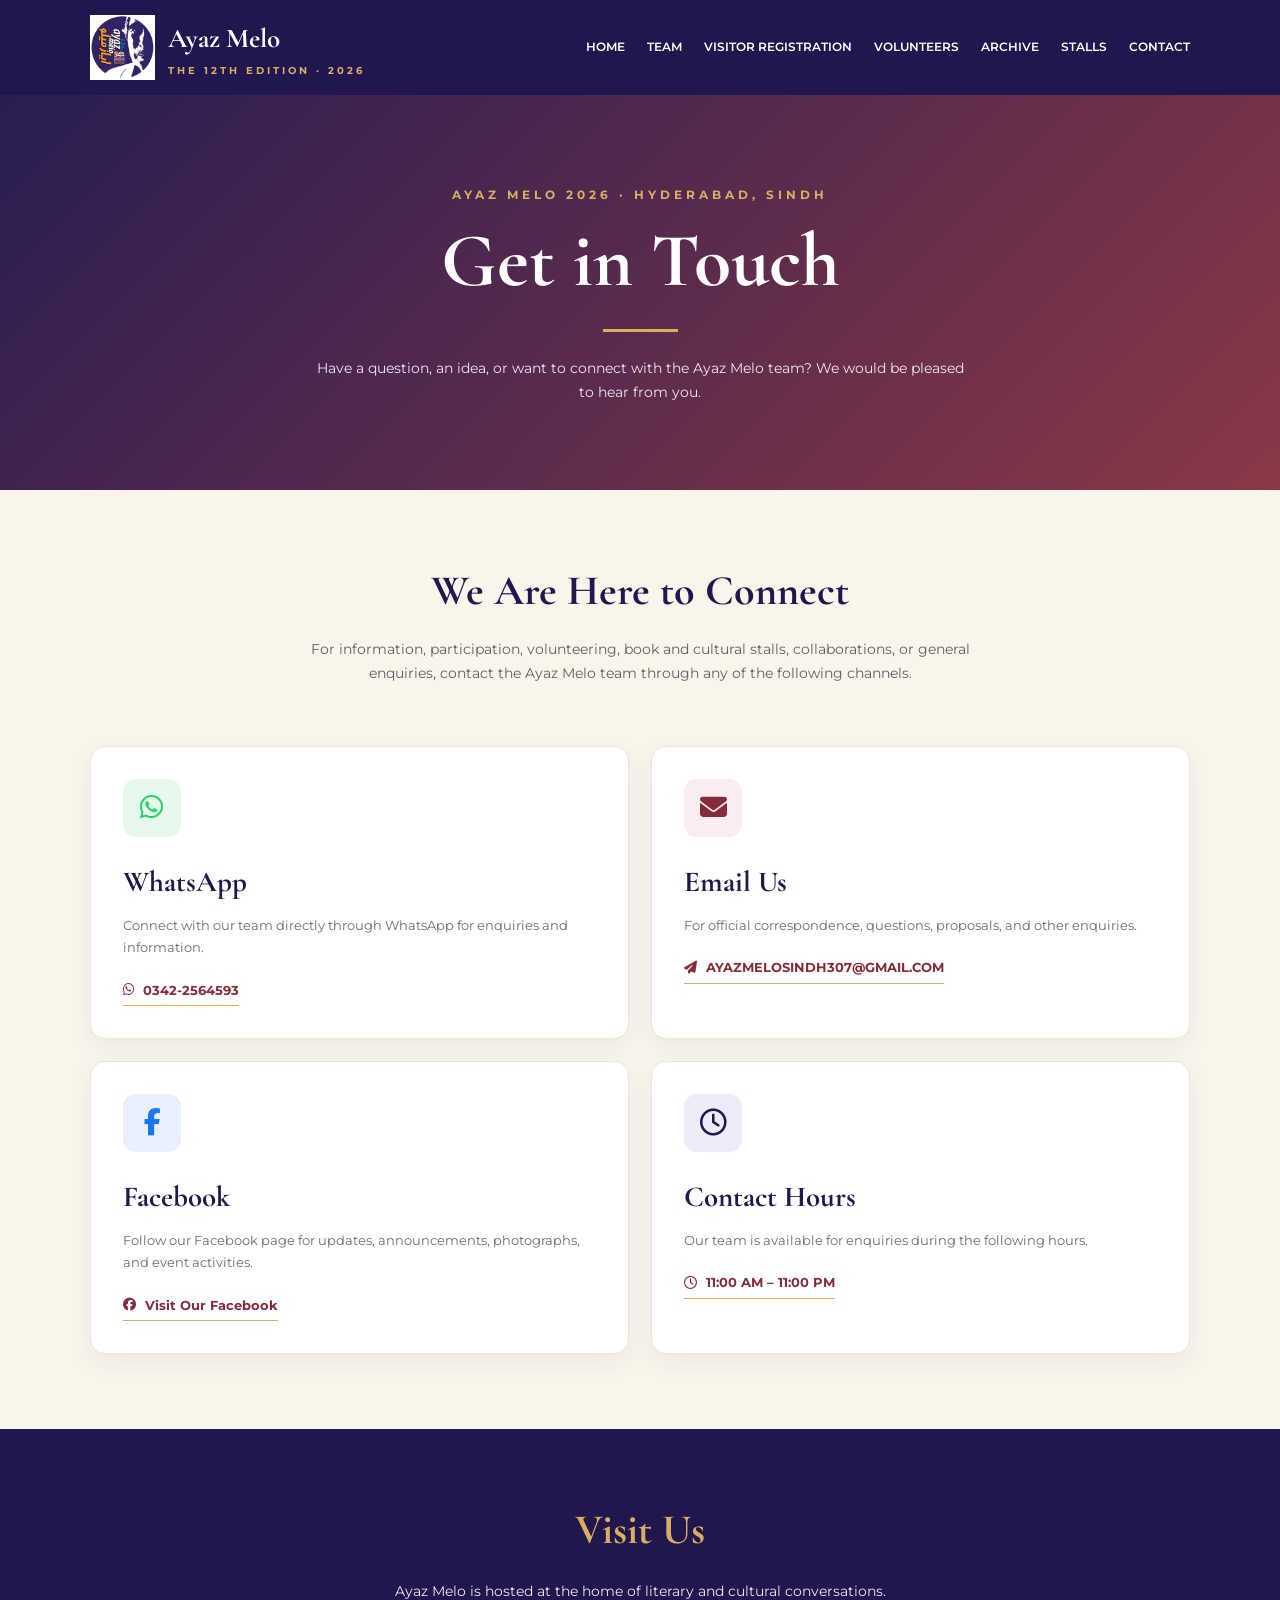
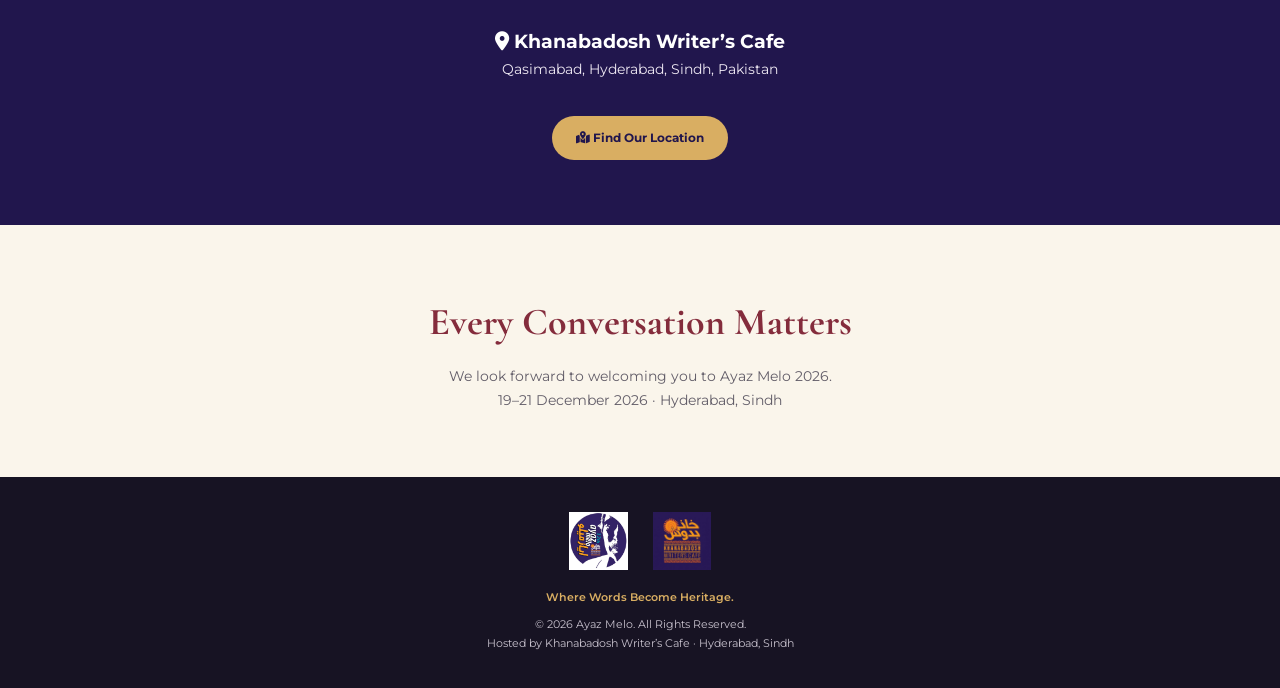
<file: contact.html>
<!DOCTYPE html><html lang="en">
<head>
<meta charset="UTF-8">
<meta name="viewport" content="width=device-width, initial-scale=1.0">
<title>Contact Us | Ayaz Melo 2026</title>
<meta name="description" content="Contact Ayaz Melo 2026. Reach us through WhatsApp, email, Facebook or visit Khanabadosh Writer's Cafe, Qasimabad, Hyderabad."><link rel="preconnect" href="https://fonts.googleapis.com">
<link rel="preconnect" href="https://fonts.gstatic.com" crossorigin>
<link href="https://fonts.googleapis.com/css2?family=Cormorant+Garamond:wght@500;600;700&family=Montserrat:wght@400;500;600;700&display=swap" rel="stylesheet"><link rel="stylesheet" href="https://cdnjs.cloudflare.com/ajax/libs/font-awesome/6.5.2/css/all.min.css"><style>
:root {
    --blue: #21164d;
    --maroon: #842c3c;
    --gold: #d9ae62;
    --cream: #faf5eb;
    --white: #ffffff;
    --dark: #171323;
}

* {
    margin: 0;
    padding: 0;
    box-sizing: border-box;
}

body {
    background: var(--cream);
    color: var(--dark);
    font-family: 'Montserrat', sans-serif;
    line-height: 1.7;
}

a {
    text-decoration: none;
}

header {
    background: var(--blue);
    padding: 15px 7%;
    display: flex;
    align-items: center;
    justify-content: space-between;
    gap: 20px;
    flex-wrap: wrap;
}

.brand {
    display: flex;
    align-items: center;
    gap: 13px;
}

.brand img {
    width: 65px;
    height: 65px;
    object-fit: contain;
}

.brand-name {
    color: var(--white);
    font-family: 'Cormorant Garamond', serif;
    font-size: 27px;
    font-weight: 700;
}

.brand-name span {
    display: block;
    color: var(--gold);
    font-family: 'Montserrat', sans-serif;
    font-size: 10px;
    letter-spacing: 3px;
    text-transform: uppercase;
}

nav {
    display: flex;
    align-items: center;
    gap: 22px;
    flex-wrap: wrap;
}

nav a {
    color: var(--white);
    font-size: 12px;
    font-weight: 600;
    transition: 0.3s;
}

nav a:hover {
    color: var(--gold);
}

.hero {
    background: linear-gradient(135deg, rgba(33,22,77,.97), rgba(132,44,60,.94));
    text-align: center;
    padding: 90px 20px 85px;
    color: var(--white);
}

.hero .eyebrow {
    color: var(--gold);
    font-size: 12px;
    font-weight: 700;
    letter-spacing: 4px;
    text-transform: uppercase;
}

.hero h1 {
    font-family: 'Cormorant Garamond', serif;
    font-size: clamp(48px, 8vw, 76px);
    line-height: 1.1;
    margin: 15px 0;
}

.hero p {
    max-width: 650px;
    margin: auto;
    color: #eee8f3;
    font-size: 14px;
}

.hero-line {
    width: 75px;
    height: 3px;
    background: var(--gold);
    margin: 25px auto;
}

.container {
    width: min(1100px, 90%);
    margin: auto;
}

.intro {
    text-align: center;
    padding: 65px 0 35px;
}

.intro h2 {
    color: var(--blue);
    font-family: 'Cormorant Garamond', serif;
    font-size: 42px;
    margin-bottom: 12px;
}

.intro p {
    max-width: 720px;
    margin: auto;
    color: #625d68;
    font-size: 14px;
}

.contact-grid {
    display: grid;
    grid-template-columns: repeat(2, 1fr);
    gap: 22px;
    padding: 25px 0 75px;
}

.contact-card {
    background: var(--white);
    border: 1px solid #eee4d4;
    border-radius: 15px;
    padding: 32px;
    box-shadow: 0 8px 25px rgba(33,22,77,.06);
    transition: .3s;
}

.contact-card:hover {
    transform: translateY(-5px);
    box-shadow: 0 14px 30px rgba(33,22,77,.12);
}

.icon-box {
    width: 58px;
    height: 58px;
    border-radius: 13px;
    display: flex;
    align-items: center;
    justify-content: center;
    font-size: 27px;
    margin-bottom: 20px;
}

.whatsapp-icon {
    background: #e7f8ec;
    color: #25D366;
}

.email-icon {
    background: #fbecef;
    color: var(--maroon);
}

.facebook-icon {
    background: #eaf0ff;
    color: #1877F2;
}

.location-icon {
    background: #f8f0df;
    color: #b17d2c;
}

.clock-icon {
    background: #eeeafa;
    color: var(--blue);
}

.contact-card h3 {
    color: var(--blue);
    font-family: 'Cormorant Garamond', serif;
    font-size: 29px;
    margin-bottom: 8px;
}

.contact-card p {
    font-size: 13px;
    color: #6d6873;
    margin-bottom: 17px;
    overflow-wrap: anywhere;
}

.contact-link {
    display: inline-flex;
    align-items: center;
    gap: 9px;
    color: var(--maroon);
    font-size: 13px;
    font-weight: 700;
    border-bottom: 1px solid var(--gold);
    padding-bottom: 4px;
    overflow-wrap: anywhere;
}

.contact-link:hover {
    color: var(--blue);
}

.location-section {
    background: var(--blue);
    color: var(--white);
    padding: 65px 20px;
    text-align: center;
}

.location-section h2 {
    color: var(--gold);
    font-family: 'Cormorant Garamond', serif;
    font-size: 42px;
    margin-bottom: 15px;
}

.location-section p {
    max-width: 650px;
    margin: 0 auto 22px;
    font-size: 14px;
    color: #eee8f3;
}

.location-section .location-name {
    font-size: 19px;
    font-weight: 700;
    color: var(--white);
}

.map-button {
    display: inline-block;
    margin-top: 12px;
    padding: 12px 24px;
    border-radius: 30px;
    background: var(--gold);
    color: var(--blue);
    font-size: 12px;
    font-weight: 700;
    transition: .3s;
}

.map-button:hover {
    background: var(--white);
}

.closing {
    text-align: center;
    padding: 65px 20px;
}

.closing h2 {
    font-family: 'Cormorant Garamond', serif;
    font-size: 38px;
    color: var(--maroon);
    margin-bottom: 10px;
}

.closing p {
    color: #625d68;
    font-size: 14px;
}

footer {
    background: var(--dark);
    color: var(--white);
    padding: 35px 7%;
    text-align: center;
}

.footer-logos {
    display: flex;
    justify-content: center;
    align-items: center;
    gap: 25px;
    flex-wrap: wrap;
    margin-bottom: 18px;
}

.footer-logos img {
    height: 58px;
    max-width: 130px;
    object-fit: contain;
}

footer p {
    font-size: 11px;
    color: #c8c2ce;
}

footer .footer-tagline {
    color: var(--gold);
    margin-bottom: 8px;
    font-weight: 600;
}

@media(max-width:700px) {
    header {
        justify-content: center;
        text-align: center;
    }

    .brand {
        justify-content: center;
    }

    nav {
        justify-content: center;
        gap: 14px;
    }

    .contact-grid {
        grid-template-columns: 1fr;
    }

    .hero {
        padding: 65px 20px;
    }

    .contact-card {
        padding: 27px;
    }
}
</style></head><body><header>
    <a href="index.html" class="brand">
        <img src="assets/ayaz-melo-2026.png" alt="Ayaz Melo 2026 Logo">
        <div class="brand-name">
            Ayaz Melo
            <span>The 12th Edition · 2026</span>
        </div>
    </a><nav>
    <a href="index.html">HOME</a>
    <a href="team.html">TEAM</a>
    <a href="visitor.html">VISITOR REGISTRATION</a>
    <a href="volunteer.html">VOLUNTEERS</a>
    <a href="archive.html">ARCHIVE</a>
    <a href="stalls.html">STALLS</a>
    <a href="contact.html">CONTACT</a>
</nav>

</header><section class="hero">
    <div class="eyebrow">Ayaz Melo 2026 · Hyderabad, Sindh</div>
    <h1>Get in Touch</h1>
    <div class="hero-line"></div>
    <p>
        Have a question, an idea, or want to connect with the Ayaz Melo team?
        We would be pleased to hear from you.
    </p>
</section><main>
    <section class="intro container">
        <h2>We Are Here to Connect</h2>
        <p>
            For information, participation, volunteering, book and cultural stalls,
            collaborations, or general enquiries, contact the Ayaz Melo team
            through any of the following channels.
        </p>
    </section><section class="contact-grid container">

    <div class="contact-card">
        <div class="icon-box whatsapp-icon">
            <i class="fa-brands fa-whatsapp"></i>
        </div>
        <h3>WhatsApp</h3>
        <p>Connect with our team directly through WhatsApp for enquiries and information.</p>
        <a class="contact-link"
           href="https://wa.me/923422564593"
           target="_blank" rel="noopener noreferrer">
            <i class="fa-brands fa-whatsapp"></i>
            0342-2564593
        </a>
    </div>

    <div class="contact-card">
        <div class="icon-box email-icon">
            <i class="fa-solid fa-envelope"></i>
        </div>
        <h3>Email Us</h3>
        <p>For official correspondence, questions, proposals, and other enquiries.</p>
        <a class="contact-link"
           href="mailto:AYAZMELOSINDH307@GMAIL.COM">
            <i class="fa-solid fa-paper-plane"></i>
            AYAZMELOSINDH307@GMAIL.COM
        </a>
    </div>

    <div class="contact-card">
        <div class="icon-box facebook-icon">
            <i class="fa-brands fa-facebook-f"></i>
        </div>
        <h3>Facebook</h3>
        <p>Follow our Facebook page for updates, announcements, photographs, and event activities.</p>
        <a class="contact-link"
           href="https://www.facebook.com/share/1EFzkJHzSu/"
           target="_blank" rel="noopener noreferrer">
            <i class="fa-brands fa-facebook"></i>
            Visit Our Facebook
        </a>
    </div>

    <div class="contact-card">
        <div class="icon-box clock-icon">
            <i class="fa-regular fa-clock"></i>
        </div>
        <h3>Contact Hours</h3>
        <p>Our team is available for enquiries during the following hours.</p>
        <span class="contact-link">
            <i class="fa-regular fa-clock"></i>
            11:00 AM – 11:00 PM
        </span>
    </div>

</section>

</main><section class="location-section">
    <div class="container">
        <h2>Visit Us</h2>
        <p>Ayaz Melo is hosted at the home of literary and cultural conversations.</p>    <div class="location-name">
        <i class="fa-solid fa-location-dot"></i>
        Khanabadosh Writer’s Cafe
    </div>

    <p>Qasimabad, Hyderabad, Sindh, Pakistan</p>

    <a class="map-button"
       href="https://www.google.com/maps/search/?api=1&query=Khanabadosh+Writers+Cafe+Qasimabad+Hyderabad+Sindh"
       target="_blank" rel="noopener noreferrer">
        <i class="fa-solid fa-map-location-dot"></i>
        Find Our Location
    </a>
</div>

</section><section class="closing">
    <h2>Every Conversation Matters</h2>
    <p>
        We look forward to welcoming you to Ayaz Melo 2026.
        <br>
        19–21 December 2026 · Hyderabad, Sindh
    </p>
</section><footer>
    <div class="footer-logos">
        <img src="assets/ayaz-melo-2026.png" alt="Ayaz Melo Logo">
        <img src="assets/khanabadosh-logo.png" alt="Khanabadosh Writers Cafe Logo">
    </div><p class="footer-tagline">Where Words Become Heritage.</p>
<p>© 2026 Ayaz Melo. All Rights Reserved.</p>
<p>Hosted by Khanabadosh Writer’s Cafe · Hyderabad, Sindh</p>

</footer></body>
</html>
</file>
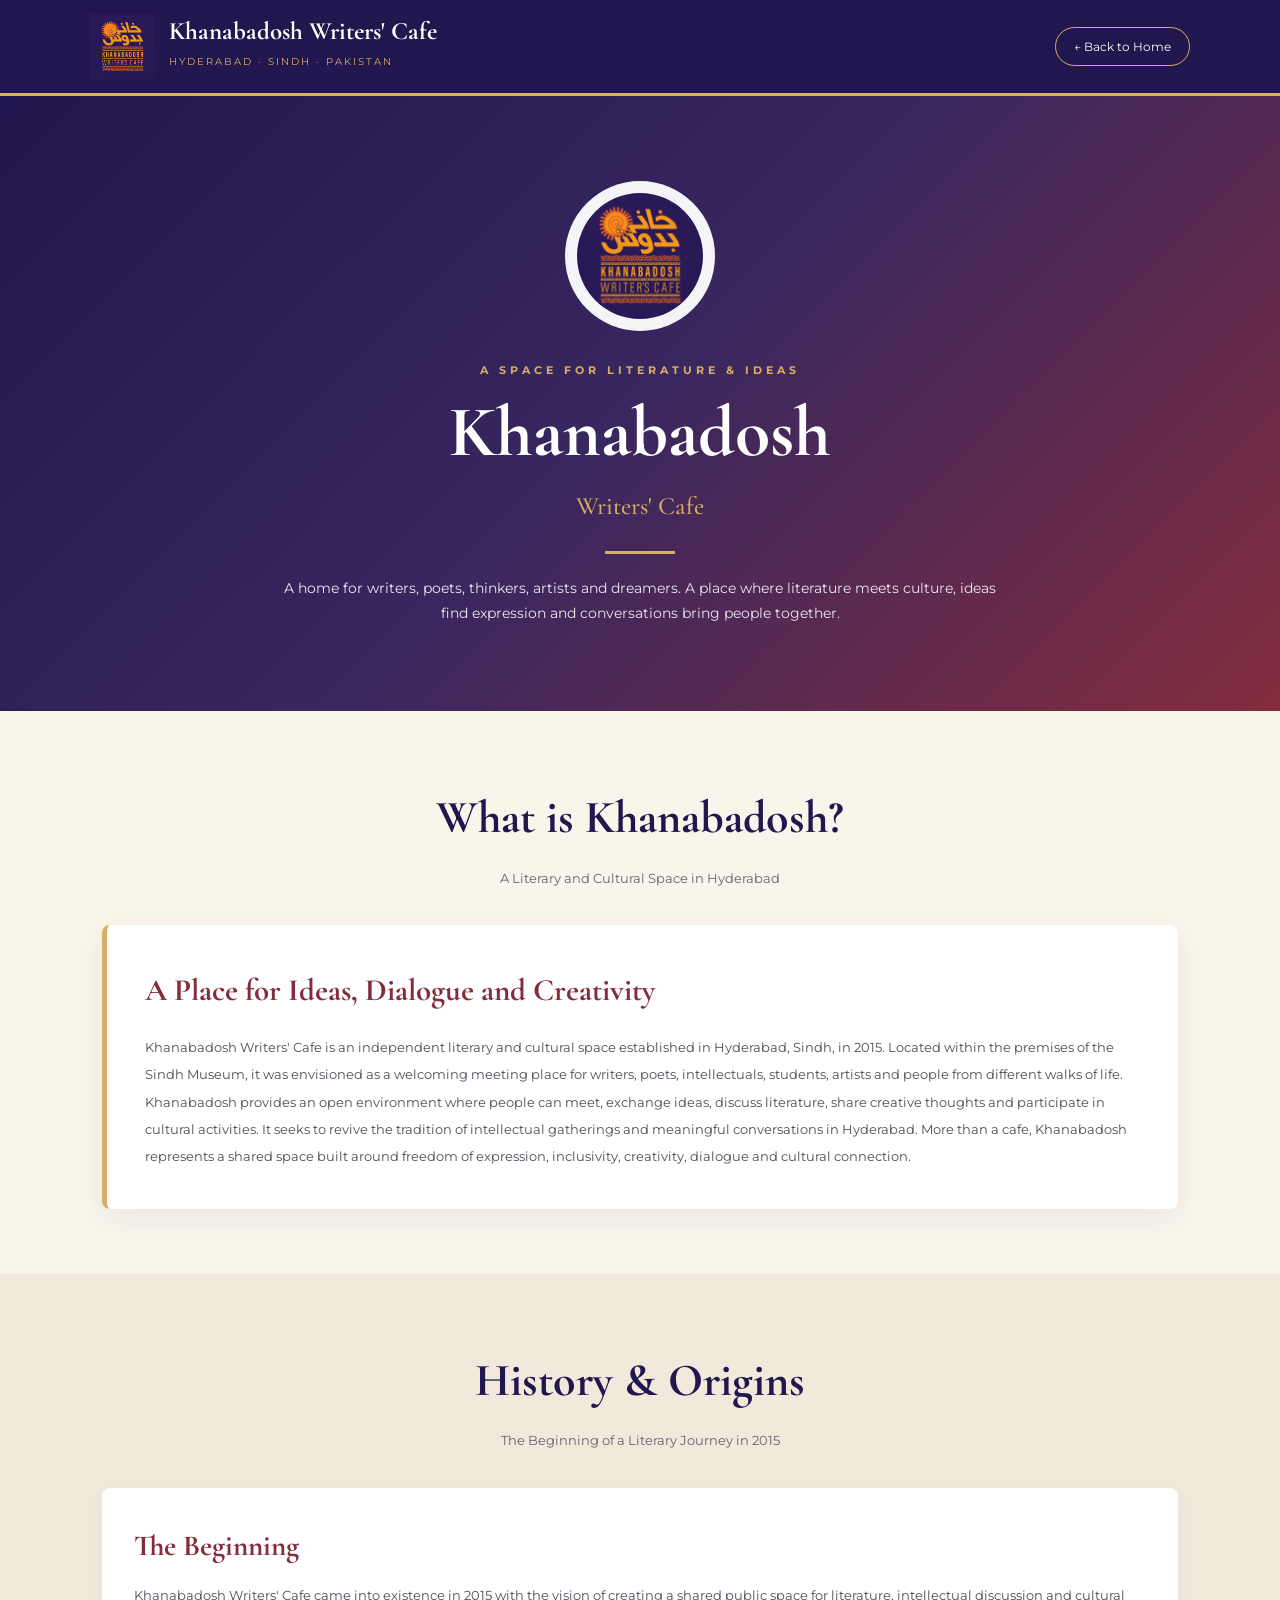
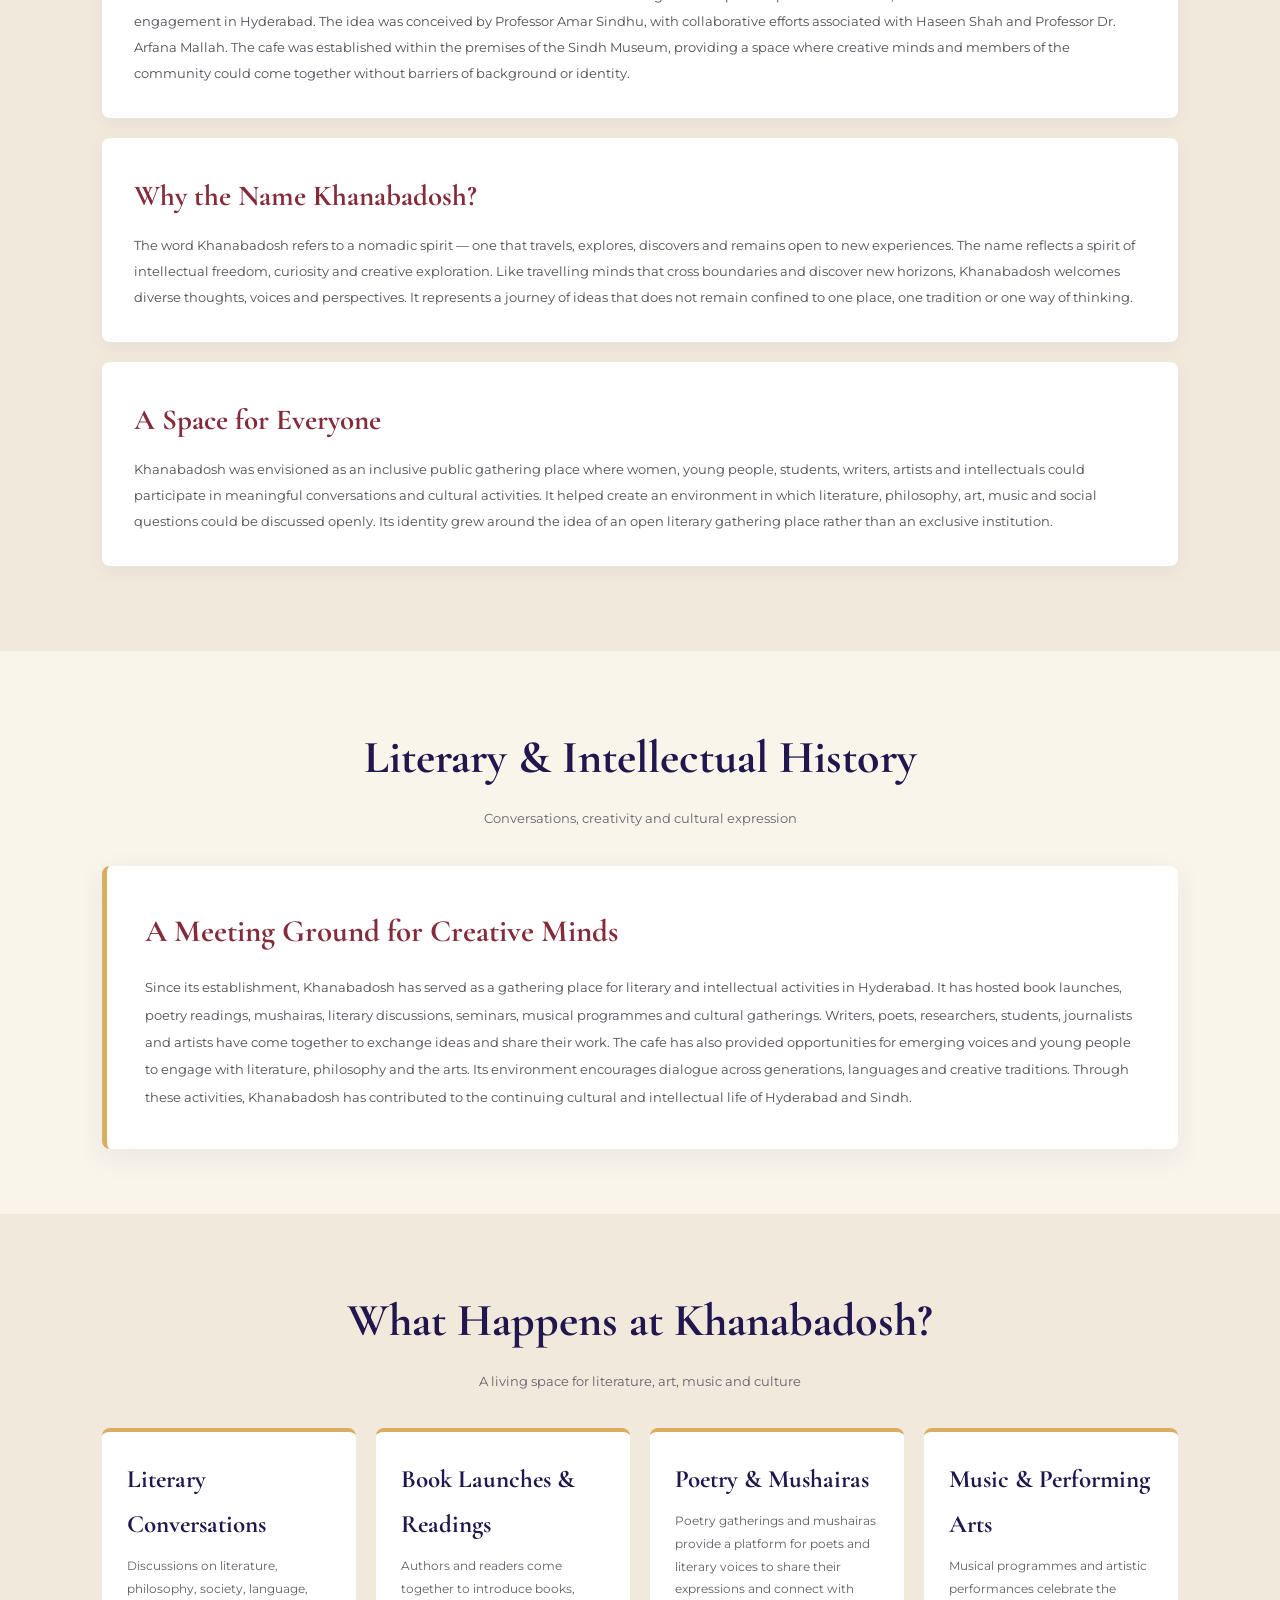
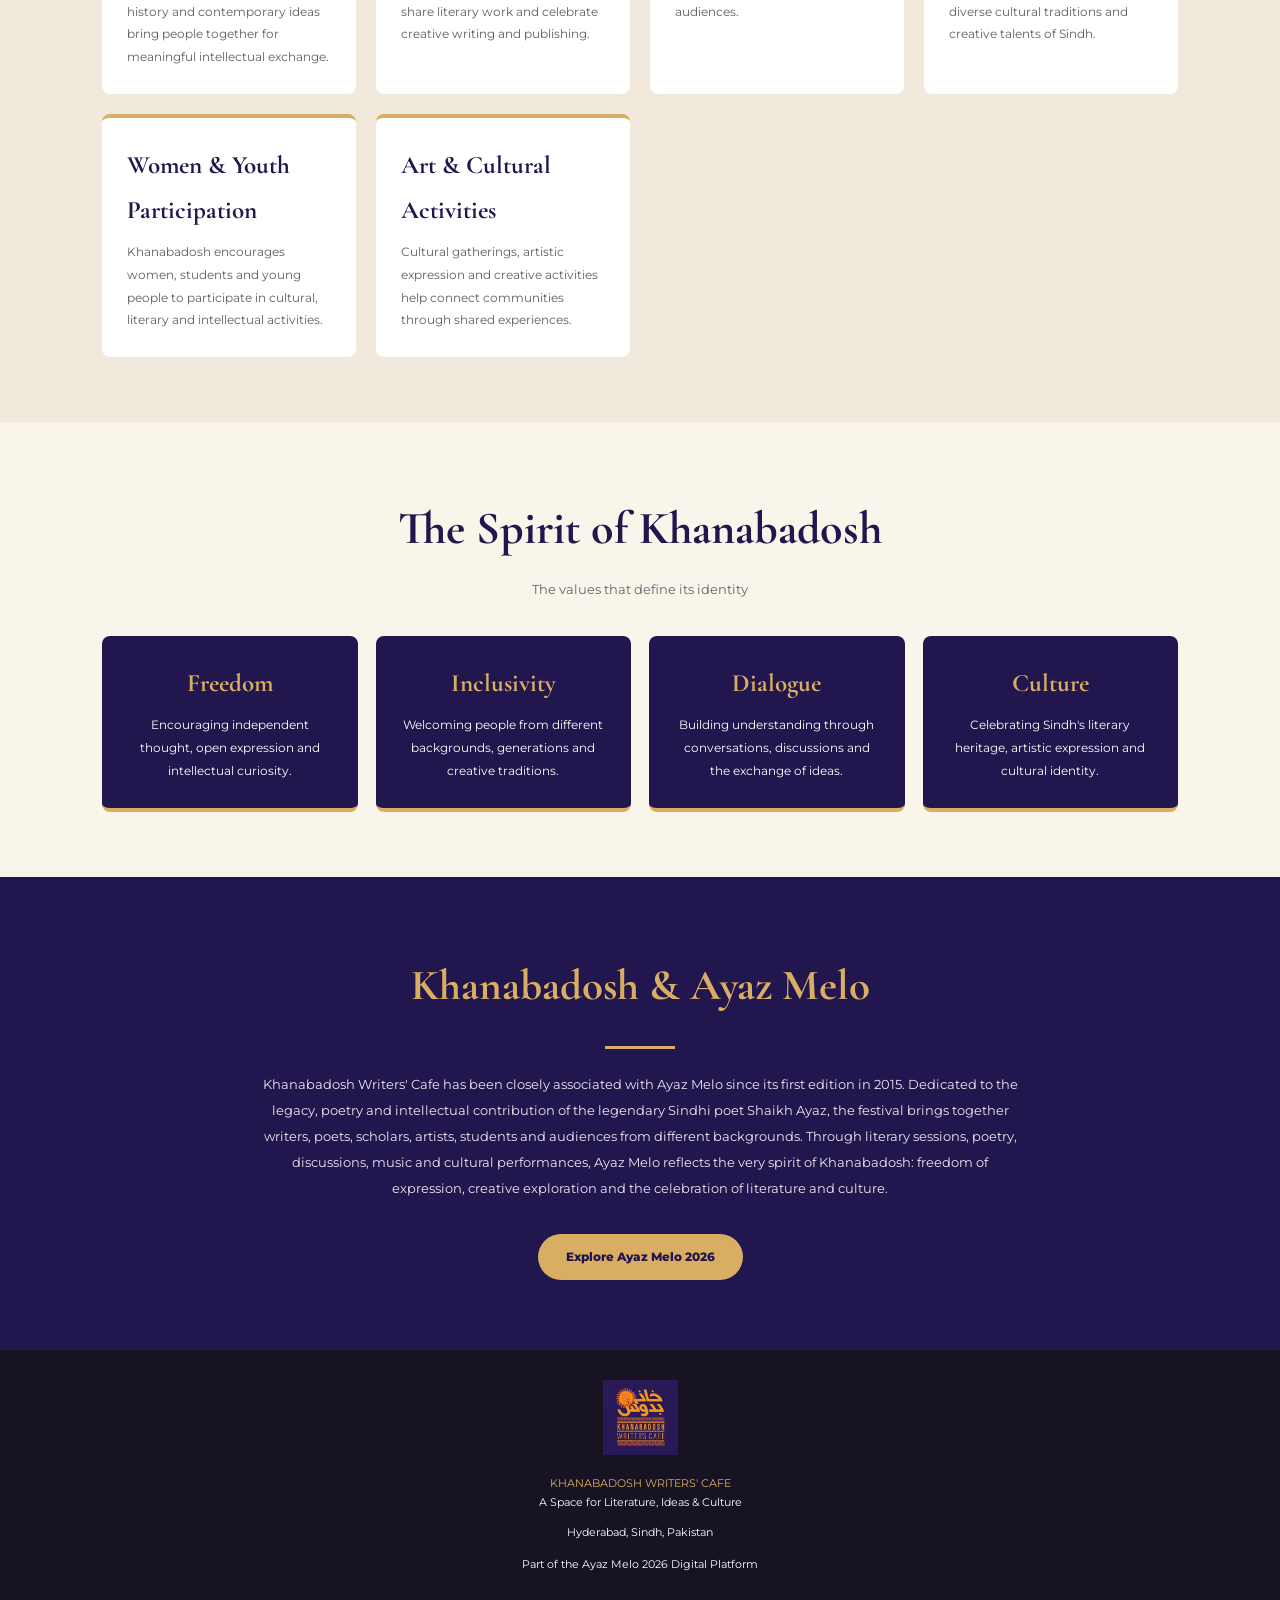
<file: khanabadosh.html>
<!DOCTYPE html>
<html lang="en">
<head>
<meta charset="UTF-8">
<meta name="viewport" content="width=device-width, initial-scale=1.0">

<title>Khanabadosh Writers' Cafe | Ayaz Melo 2026</title>

<link rel="preconnect" href="https://fonts.googleapis.com">
<link href="https://fonts.googleapis.com/css2?family=Cormorant+Garamond:wght@500;600;700&family=Montserrat:wght@400;500;600;700;800&display=swap" rel="stylesheet">

<style>
:root {
    --blue: #21164d;
    --maroon: #842c3c;
    --gold: #d9ae62;
    --cream: #faf5eb;
    --white: #ffffff;
    --dark: #171323;
}

* {
    margin: 0;
    padding: 0;
    box-sizing: border-box;
}

html {
    scroll-behavior: smooth;
}

body {
    background: var(--cream);
    color: var(--dark);
    font-family: 'Montserrat', sans-serif;
    line-height: 1.8;
}

/* HEADER */

header {
    background: var(--blue);
    color: white;
    padding: 14px 7%;
    display: flex;
    justify-content: space-between;
    align-items: center;
    flex-wrap: wrap;
    gap: 15px;
    border-bottom: 3px solid var(--gold);
}

.brand {
    display: flex;
    align-items: center;
    gap: 14px;
}

.brand img {
    width: 65px;
    height: 65px;
    object-fit: contain;
}

.brand h2 {
    font-family: 'Cormorant Garamond', serif;
    font-size: 25px;
    line-height: 1.1;
}

.brand span {
    color: var(--gold);
    font-size: 10px;
    letter-spacing: 2px;
}

.back-link {
    color: white;
    text-decoration: none;
    border: 1px solid var(--gold);
    padding: 8px 18px;
    border-radius: 30px;
    font-size: 12px;
}

.back-link:hover {
    background: var(--gold);
    color: var(--blue);
}

/* HERO */

.hero {
    background: linear-gradient(135deg, #21164d, #39275f, #842c3c);
    color: white;
    text-align: center;
    padding: 85px 20px;
}

.hero-logo {
    width: 150px;
    height: 150px;
    object-fit: contain;
    margin-bottom: 20px;
    background: rgba(255,255,255,0.95);
    border-radius: 50%;
    padding: 12px;
}

.hero-label {
    color: var(--gold);
    letter-spacing: 4px;
    font-size: 11px;
    font-weight: 700;
}

.hero h1 {
    font-family: 'Cormorant Garamond', serif;
    font-size: clamp(42px, 7vw, 72px);
    line-height: 1.1;
    margin: 12px 0;
}

.hero h3 {
    color: var(--gold);
    font-family: 'Cormorant Garamond', serif;
    font-size: 25px;
    font-weight: 500;
}

.hero p {
    max-width: 720px;
    margin: 20px auto 0;
    font-size: 14px;
    color: #eee7f4;
}

.gold-line {
    width: 70px;
    height: 3px;
    background: var(--gold);
    margin: 22px auto;
}

/* COMMON */

.container {
    max-width: 1120px;
    margin: auto;
    padding: 65px 22px;
}

.section-heading {
    text-align: center;
    margin-bottom: 35px;
}

.section-heading h2 {
    color: var(--blue);
    font-family: 'Cormorant Garamond', serif;
    font-size: clamp(32px, 5vw, 46px);
}

.section-heading p {
    max-width: 700px;
    margin: 8px auto;
    color: #68616b;
    font-size: 13px;
}

/* INTRODUCTION */

.intro-box {
    background: white;
    padding: 38px;
    border-left: 5px solid var(--gold);
    border-radius: 8px;
    box-shadow: 0 8px 30px rgba(33,22,77,0.07);
}

.intro-box h3 {
    color: var(--maroon);
    font-family: 'Cormorant Garamond', serif;
    font-size: 31px;
    margin-bottom: 15px;
}

.intro-box p {
    color: #514b56;
    font-size: 13px;
    line-height: 2.1;
}

/* HISTORY */

.history-section {
    background: #f1e9dc;
}

.history-card {
    background: white;
    padding: 32px;
    border-radius: 8px;
    margin-bottom: 20px;
    box-shadow: 0 6px 20px rgba(33,22,77,0.05);
}

.history-card h3 {
    color: var(--maroon);
    font-family: 'Cormorant Garamond', serif;
    font-size: 29px;
    margin-bottom: 10px;
}

.history-card p {
    color: #514b56;
    font-size: 13px;
    line-height: 2;
}

/* VALUES */

.values-grid {
    display: grid;
    grid-template-columns: repeat(auto-fit, minmax(220px, 1fr));
    gap: 18px;
}

.value-card {
    background: var(--blue);
    color: white;
    padding: 25px;
    text-align: center;
    border-radius: 8px;
    border-bottom: 4px solid var(--gold);
}

.value-card h3 {
    font-family: 'Cormorant Garamond', serif;
    color: var(--gold);
    font-size: 25px;
    margin-bottom: 8px;
}

.value-card p {
    font-size: 12px;
    line-height: 1.9;
}

/* ACTIVITIES */

.activities-section {
    background: #f1e9dc;
}

.activities-grid {
    display: grid;
    grid-template-columns: repeat(auto-fit, minmax(230px, 1fr));
    gap: 20px;
}

.activity-card {
    background: white;
    padding: 25px;
    border-radius: 8px;
    border-top: 4px solid var(--gold);
}

.activity-card h3 {
    color: var(--blue);
    font-family: 'Cormorant Garamond', serif;
    font-size: 25px;
    margin-bottom: 8px;
}

.activity-card p {
    font-size: 12px;
    color: #625c66;
    line-height: 1.9;
}

/* AYAZ MELO */

.ayaz-section {
    background: var(--blue);
    color: white;
    text-align: center;
    padding: 70px 22px;
}

.ayaz-section h2 {
    color: var(--gold);
    font-family: 'Cormorant Garamond', serif;
    font-size: 43px;
}

.ayaz-section p {
    max-width: 760px;
    margin: 18px auto;
    font-size: 13px;
    line-height: 2;
    color: #eee7f4;
}

.ayaz-section a {
    display: inline-block;
    margin-top: 15px;
    background: var(--gold);
    color: var(--blue);
    padding: 12px 28px;
    border-radius: 30px;
    text-decoration: none;
    font-size: 12px;
    font-weight: 800;
}

.ayaz-section a:hover {
    background: white;
}

/* FOOTER */

footer {
    background: var(--dark);
    color: white;
    text-align: center;
    padding: 30px 15px;
    font-size: 11px;
}

footer img {
    width: 75px;
    height: 75px;
    object-fit: contain;
    margin-bottom: 12px;
}

footer span {
    color: var(--gold);
}

/* MOBILE */

@media(max-width:600px) {

    header {
        padding: 13px 5%;
    }

    .brand h2 {
        font-size: 21px;
    }

    .brand img {
        width: 52px;
        height: 52px;
    }

    .hero {
        padding: 65px 18px;
    }

    .hero-logo {
        width: 120px;
        height: 120px;
    }

    .container {
        padding: 45px 17px;
    }

    .intro-box,
    .history-card {
        padding: 23px;
    }

    .ayaz-section h2 {
        font-size: 34px;
    }
}

</style>
</head>

<body>

<!-- HEADER -->

<header>

    <div class="brand">

        <img src="assets/khanabadosh-logo.png"
             alt="Khanabadosh Writers Cafe">

        <div>
            <h2>Khanabadosh Writers' Cafe</h2>
            <span>HYDERABAD · SINDH · PAKISTAN</span>
        </div>

    </div>

    <a href="index.html" class="back-link">
        ← Back to Home
    </a>

</header>


<!-- HERO -->

<section class="hero">

    <img src="assets/khanabadosh-logo.png"
         alt="Khanabadosh Logo"
         class="hero-logo">

    <div class="hero-label">
        A SPACE FOR LITERATURE & IDEAS
    </div>

    <h1>Khanabadosh</h1>

    <h3>Writers' Cafe</h3>

    <div class="gold-line"></div>

    <p>
        A home for writers, poets, thinkers, artists and dreamers.
        A place where literature meets culture, ideas find expression
        and conversations bring people together.
    </p>

</section>


<!-- INTRODUCTION -->

<section class="container">

    <div class="section-heading">
        <h2>What is Khanabadosh?</h2>
        <p>A Literary and Cultural Space in Hyderabad</p>
    </div>

    <div class="intro-box">

        <h3>A Place for Ideas, Dialogue and Creativity</h3>

        <p>
            Khanabadosh Writers' Cafe is an independent literary and
            cultural space established in Hyderabad, Sindh, in 2015.
            Located within the premises of the Sindh Museum, it was
            envisioned as a welcoming meeting place for writers,
            poets, intellectuals, students, artists and people from
            different walks of life. Khanabadosh provides an open
            environment where people can meet, exchange ideas,
            discuss literature, share creative thoughts and participate
            in cultural activities. It seeks to revive the tradition
            of intellectual gatherings and meaningful conversations
            in Hyderabad. More than a cafe, Khanabadosh represents
            a shared space built around freedom of expression,
            inclusivity, creativity, dialogue and cultural connection.
        </p>

    </div>

</section>


<!-- HISTORY -->

<section class="history-section">

<div class="container">

    <div class="section-heading">
        <h2>History & Origins</h2>
        <p>The Beginning of a Literary Journey in 2015</p>
    </div>

    <div class="history-card">

        <h3>The Beginning</h3>

        <p>
            Khanabadosh Writers' Cafe came into existence in 2015
            with the vision of creating a shared public space for
            literature, intellectual discussion and cultural
            engagement in Hyderabad. The idea was conceived by
            Professor Amar Sindhu, with collaborative efforts
            associated with Haseen Shah and Professor Dr. Arfana
            Mallah. The cafe was established within the premises
            of the Sindh Museum, providing a space where creative
            minds and members of the community could come
            together without barriers of background or identity.
        </p>

    </div>

    <div class="history-card">

        <h3>Why the Name Khanabadosh?</h3>

        <p>
            The word Khanabadosh refers to a nomadic spirit —
            one that travels, explores, discovers and remains
            open to new experiences. The name reflects a spirit
            of intellectual freedom, curiosity and creative
            exploration. Like travelling minds that cross
            boundaries and discover new horizons, Khanabadosh
            welcomes diverse thoughts, voices and perspectives.
            It represents a journey of ideas that does not remain
            confined to one place, one tradition or one way of thinking.
        </p>

    </div>

    <div class="history-card">

        <h3>A Space for Everyone</h3>

        <p>
            Khanabadosh was envisioned as an inclusive public
            gathering place where women, young people, students,
            writers, artists and intellectuals could participate
            in meaningful conversations and cultural activities.
            It helped create an environment in which literature,
            philosophy, art, music and social questions could
            be discussed openly. Its identity grew around the
            idea of an open literary gathering place rather than
            an exclusive institution.
        </p>

    </div>

</div>

</section>


<!-- LITERARY HISTORY -->

<section class="container">

    <div class="section-heading">

        <h2>Literary & Intellectual History</h2>

        <p>
            Conversations, creativity and cultural expression
        </p>

    </div>

    <div class="intro-box">

        <h3>A Meeting Ground for Creative Minds</h3>

        <p>
            Since its establishment, Khanabadosh has served as
            a gathering place for literary and intellectual
            activities in Hyderabad. It has hosted book launches,
            poetry readings, mushairas, literary discussions,
            seminars, musical programmes and cultural gatherings.
            Writers, poets, researchers, students, journalists
            and artists have come together to exchange ideas
            and share their work. The cafe has also provided
            opportunities for emerging voices and young people
            to engage with literature, philosophy and the arts.
            Its environment encourages dialogue across
            generations, languages and creative traditions.
            Through these activities, Khanabadosh has contributed
            to the continuing cultural and intellectual life
            of Hyderabad and Sindh.
        </p>

    </div>

</section>


<!-- CULTURAL ACTIVITIES -->

<section class="activities-section">

<div class="container">

    <div class="section-heading">

        <h2>What Happens at Khanabadosh?</h2>

        <p>
            A living space for literature, art, music and culture
        </p>

    </div>

    <div class="activities-grid">

        <div class="activity-card">

            <h3>Literary Conversations</h3>

            <p>
                Discussions on literature, philosophy, society,
                language, history and contemporary ideas bring
                people together for meaningful intellectual exchange.
            </p>

        </div>

        <div class="activity-card">

            <h3>Book Launches & Readings</h3>

            <p>
                Authors and readers come together to introduce
                books, share literary work and celebrate
                creative writing and publishing.
            </p>

        </div>

        <div class="activity-card">

            <h3>Poetry & Mushairas</h3>

            <p>
                Poetry gatherings and mushairas provide a platform
                for poets and literary voices to share their
                expressions and connect with audiences.
            </p>

        </div>

        <div class="activity-card">

            <h3>Music & Performing Arts</h3>

            <p>
                Musical programmes and artistic performances
                celebrate the diverse cultural traditions
                and creative talents of Sindh.
            </p>

        </div>

        <div class="activity-card">

            <h3>Women & Youth Participation</h3>

            <p>
                Khanabadosh encourages women, students and
                young people to participate in cultural,
                literary and intellectual activities.
            </p>

        </div>

        <div class="activity-card">

            <h3>Art & Cultural Activities</h3>

            <p>
                Cultural gatherings, artistic expression
                and creative activities help connect
                communities through shared experiences.
            </p>

        </div>

    </div>

</div>

</section>


<!-- VALUES -->

<section class="container">

    <div class="section-heading">

        <h2>The Spirit of Khanabadosh</h2>

        <p>The values that define its identity</p>

    </div>

    <div class="values-grid">

        <div class="value-card">

            <h3>Freedom</h3>

            <p>
                Encouraging independent thought,
                open expression and intellectual curiosity.
            </p>

        </div>

        <div class="value-card">

            <h3>Inclusivity</h3>

            <p>
                Welcoming people from different backgrounds,
                generations and creative traditions.
            </p>

        </div>

        <div class="value-card">

            <h3>Dialogue</h3>

            <p>
                Building understanding through conversations,
                discussions and the exchange of ideas.
            </p>

        </div>

        <div class="value-card">

            <h3>Culture</h3>

            <p>
                Celebrating Sindh's literary heritage,
                artistic expression and cultural identity.
            </p>

        </div>

    </div>

</section>


<!-- AYAZ MELO CONNECTION -->

<section class="ayaz-section">

    <h2>Khanabadosh & Ayaz Melo</h2>

    <div class="gold-line"></div>

    <p>
        Khanabadosh Writers' Cafe has been closely associated
        with Ayaz Melo since its first edition in 2015.
        Dedicated to the legacy, poetry and intellectual
        contribution of the legendary Sindhi poet Shaikh Ayaz,
        the festival brings together writers, poets, scholars,
        artists, students and audiences from different
        backgrounds. Through literary sessions, poetry,
        discussions, music and cultural performances,
        Ayaz Melo reflects the very spirit of Khanabadosh:
        freedom of expression, creative exploration and
        the celebration of literature and culture.
    </p>

    <a href="index.html">
        Explore Ayaz Melo 2026
    </a>

</section>


<!-- FOOTER -->

<footer>

    <img src="assets/khanabadosh-logo.png"
         alt="Khanabadosh Writers Cafe">

    <p>
        <span>KHANABADOSH WRITERS' CAFE</span>
    </p>

    <p>
        A Space for Literature, Ideas & Culture
    </p>

    <p style="margin-top:10px;">
        Hyderabad, Sindh, Pakistan
    </p>

    <p style="margin-top:12px;">
        Part of the Ayaz Melo 2026 Digital Platform
    </p>

</footer>

</body>
          </html>
</file>
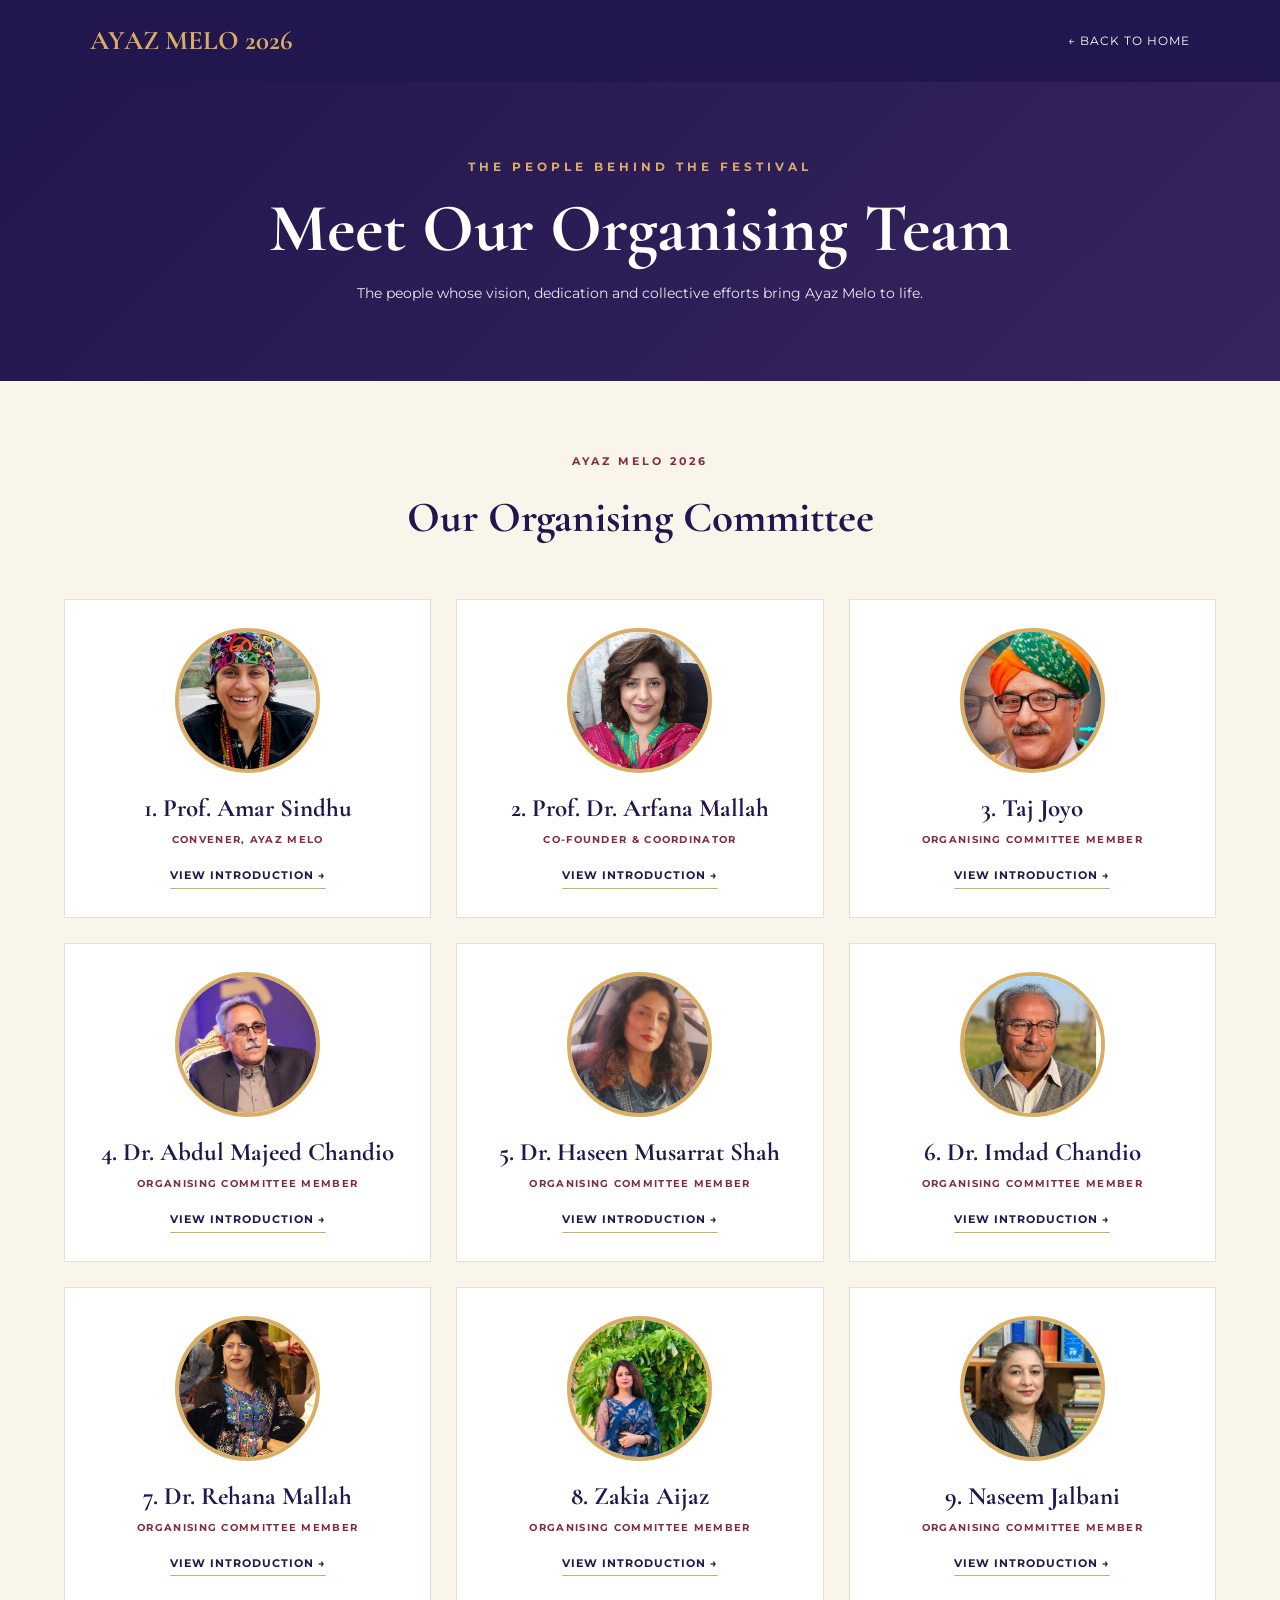
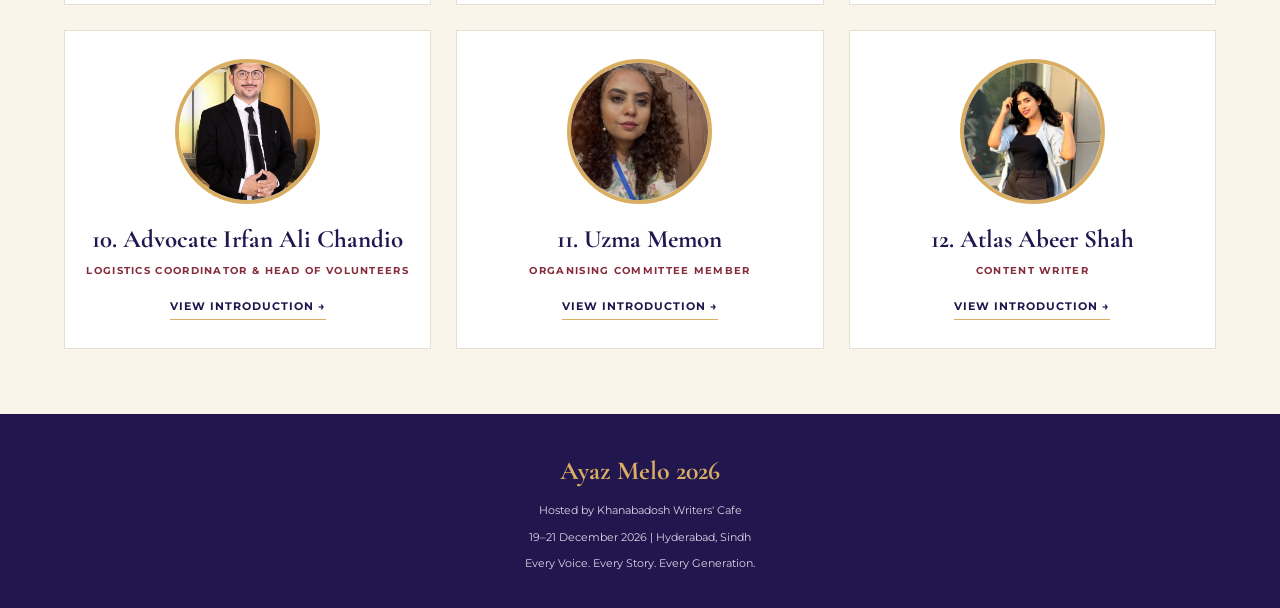
<file: team.html>
<!DOCTYPE html>
<html lang="en">
<head>
<meta charset="UTF-8">
<meta name="viewport" content="width=device-width, initial-scale=1.0">

<title>Organising Team | Ayaz Melo 2026</title>

<link rel="preconnect" href="https://fonts.googleapis.com">
<link rel="preconnect" href="https://fonts.gstatic.com" crossorigin>

<link href="https://fonts.googleapis.com/css2?family=Cormorant+Garamond:wght@400;500;600;700&family=Montserrat:wght@400;500;600;700&display=swap" rel="stylesheet">

<style>
:root {
    --blue: #21164d;
    --maroon: #842c3c;
    --gold: #d9ae62;
    --cream: #faf5eb;
    --white: #ffffff;
    --dark: #171323;
}

* {
    margin: 0;
    padding: 0;
    box-sizing: border-box;
}

body {
    background: var(--cream);
    color: var(--dark);
    font-family: 'Montserrat', sans-serif;
    line-height: 1.7;
}

a {
    text-decoration: none;
    color: inherit;
}

/* HEADER */

header {
    background: var(--blue);
    color: white;
    padding: 18px 7%;
    display: flex;
    justify-content: space-between;
    align-items: center;
    flex-wrap: wrap;
    gap: 15px;
}

.logo {
    font-family: 'Cormorant Garamond', serif;
    font-size: 27px;
    font-weight: 700;
    color: var(--gold);
}

.header-link {
    color: white;
    font-size: 12px;
    letter-spacing: 1px;
    text-transform: uppercase;
}

/* HERO */

.hero {
    background: linear-gradient(135deg, var(--blue), #38245f);
    color: white;
    text-align: center;
    padding: 75px 20px;
}

.hero .eyebrow {
    color: var(--gold);
    text-transform: uppercase;
    letter-spacing: 4px;
    font-size: 12px;
    font-weight: 700;
}

.hero h1 {
    font-family: 'Cormorant Garamond', serif;
    font-size: clamp(42px, 7vw, 68px);
    line-height: 1.1;
    margin: 15px 0;
}

.hero p {
    max-width: 650px;
    margin: auto;
    color: #eee7f4;
    font-size: 14px;
}

/* MAIN */

.container {
    width: 90%;
    max-width: 1200px;
    margin: auto;
    padding: 65px 0;
}

.section-heading {
    text-align: center;
    margin-bottom: 45px;
}

.section-heading span {
    color: var(--maroon);
    font-size: 11px;
    font-weight: 700;
    letter-spacing: 3px;
    text-transform: uppercase;
}

.section-heading h2 {
    font-family: 'Cormorant Garamond', serif;
    font-size: 43px;
    color: var(--blue);
    margin-top: 8px;
}

/* TEAM GRID */

.team-grid {
    display: grid;
    grid-template-columns: repeat(3, 1fr);
    gap: 25px;
}

.member-card {
    background: white;
    border: 1px solid #e9dfd0;
    text-align: center;
    padding: 28px 20px;
    transition: 0.3s;
    cursor: pointer;
    display: block;
}

.member-card:hover {
    transform: translateY(-7px);
    border-color: var(--gold);
    box-shadow: 0 12px 30px rgba(33, 22, 77, 0.10);
}

.member-image {
    width: 145px;
    height: 145px;
    border-radius: 50%;
    margin: 0 auto 20px;
    overflow: hidden;
    background: var(--blue);
    border: 4px solid var(--gold);
    display: flex;
    align-items: center;
    justify-content: center;
}

.member-image img {
    width: 100%;
    height: 100%;
    object-fit: cover;
}

.initials {
    color: var(--gold);
    font-family: 'Cormorant Garamond', serif;
    font-size: 38px;
    font-weight: 700;
}

.member-card h3 {
    color: var(--blue);
    font-family: 'Cormorant Garamond', serif;
    font-size: 25px;
    line-height: 1.2;
    margin-bottom: 8px;
}

.member-role {
    color: var(--maroon);
    font-size: 10px;
    font-weight: 700;
    letter-spacing: 1.3px;
    text-transform: uppercase;
}

.view-profile {
    display: inline-block;
    margin-top: 18px;
    color: var(--blue);
    font-size: 11px;
    font-weight: 700;
    letter-spacing: 1px;
    border-bottom: 1px solid var(--gold);
    padding-bottom: 3px;
}

/* PROFILE PAGE */

.profile-page {
    display: none;
}

.profile-box {
    max-width: 900px;
    margin: auto;
    background: white;
    padding: 45px;
    border: 1px solid #e9dfd0;
    box-shadow: 0 10px 35px rgba(33, 22, 77, 0.07);
}

.profile-top {
    text-align: center;
    margin-bottom: 35px;
}

.profile-photo {
    width: 175px;
    height: 175px;
    border-radius: 50%;
    overflow: hidden;
    margin: 0 auto 20px;
    border: 5px solid var(--gold);
    background: var(--blue);
    display: flex;
    justify-content: center;
    align-items: center;
}

.profile-photo img {
    width: 100%;
    height: 100%;
    object-fit: cover;
}

.profile-top h1 {
    font-family: 'Cormorant Garamond', serif;
    font-size: 43px;
    color: var(--blue);
    line-height: 1.15;
}

.profile-top .member-role {
    display: block;
    margin-top: 10px;
    font-size: 11px;
}

.profile-intro {
    font-size: 15px;
    line-height: 2;
    color: #403b45;
    text-align: justify;
    white-space: pre-line;
}

.back-button {
    display: inline-block;
    margin-bottom: 25px;
    padding: 12px 22px;
    background: var(--blue);
    color: white;
    font-size: 11px;
    font-weight: 700;
    letter-spacing: 1px;
    text-transform: uppercase;
    transition: 0.3s;
}

.back-button:hover {
    background: var(--maroon);
}

/* FOOTER */

footer {
    background: var(--blue);
    color: white;
    text-align: center;
    padding: 35px 15px;
}

footer h3 {
    font-family: 'Cormorant Garamond', serif;
    color: var(--gold);
    font-size: 26px;
}

footer p {
    font-size: 11px;
    color: #ddd6e8;
    margin-top: 8px;
}

/* RESPONSIVE */

@media(max-width: 850px) {
    .team-grid {
        grid-template-columns: repeat(2, 1fr);
    }
}

@media(max-width: 550px) {
    header {
        padding: 15px 5%;
    }

    .team-grid {
        grid-template-columns: 1fr;
    }

    .hero {
        padding: 55px 18px;
    }

    .container {
        width: 92%;
        padding: 45px 0;
    }

    .profile-box {
        padding: 25px 18px;
    }

    .profile-top h1 {
        font-size: 34px;
    }

    .profile-intro {
        font-size: 13px;
        text-align: left;
    }
}
</style>
</head>

<body>

<header>
    <a href="index.html" class="logo">AYAZ MELO 2026</a>
    <a href="index.html" class="header-link">← Back to Home</a>
</header>

<section class="hero">
    <div class="eyebrow">The People Behind the Festival</div>
    <h1>Meet Our Organising Team</h1>
    <p>
        The people whose vision, dedication and collective efforts
        bring Ayaz Melo to life.
    </p>
</section>

<main class="container">

<section id="teamSection">

    <div class="section-heading">
        <span>Ayaz Melo 2026</span>
        <h2>Our Organising Committee</h2>
    </div>

    <div class="team-grid" id="teamGrid"></div>

</section>

<section class="profile-page" id="profileSection">

    <a href="team.html" class="back-button">
        ← Back to Organising Team
    </a>

    <div class="profile-box">

        <div class="profile-top">

            <div class="profile-photo" id="profilePhoto"></div>

            <h1 id="profileName"></h1>

            <span class="member-role" id="profileRole"></span>

        </div>

        <div class="profile-intro" id="profileIntro"></div>

    </div>

</section>

</main>

<footer>
    <h3>Ayaz Melo 2026</h3>
    <p>Hosted by Khanabadosh Writers' Cafe</p>
    <p>19–21 December 2026 | Hyderabad, Sindh</p>
    <p>Every Voice. Every Story. Every Generation.</p>
</footer>

<script>

const members = [

{
id: "amar-sindhu",
name: "Prof. Amar Sindhu",
role: "Convener, Ayaz Melo",
initials: "AS",
image: "team/amar-sindhu.jpg",
intro: `Prof. Amar Sindhu is the Convener of Ayaz Melo and one of the most prominent progressive voices in Sindh. She teaches Philosophy at the University of Sindh and is the founder of Khanabadosh Writers Cafe in Hyderabad, a permanent space where writers, students and intellectuals gather to debate literature, politics and culture.

As Convener, she pioneered Ayaz Melo in 2015 alongside Prof. Dr. Arfana Mallah and has sustained it for over a decade. She chairs organising committee meetings, sets the festival agenda, and approves the formation of sub-committees for volunteer management, finance, media publicity, and cultural and literary sessions.

She reviews preparations, finalises dates, and ensures every committee submits a work plan. She remains the public face of the Melo, welcoming guests and crediting Shaikh Ayaz for instilling a new consciousness among the people of Sindh.

Her contribution is the vision, leadership and institutional platform that make the festival possible year after year.`
},

{
id: "arfana-mallah",
name: "Prof. Dr. Arfana Mallah",
role: "Co-Founder & Coordinator",
initials: "AM",
image: "team/arfana-mallah.jpg",
intro: `Prof. Dr. Arfana Mallah is the Co-Founder and Coordinator of Ayaz Melo, and one of the moving forces behind the festival. She is a professor, writer and leading women's rights activist associated with the University of Sindh, and has been a consistent voice for democratic and progressive politics in Sindh.

In official records she has served as stage secretary for the Melo, throwing light on Shaikh Ayaz's work and on the history of the festival.

As Coordinator, she manages stage and session coordination, briefs speakers and panellists before their sessions, and moderates discussions with articulate interventions. She is one of the chief organisers responsible for confirming participation numbers across panel discussions, singers and poets, and for ensuring that the multi-day programme runs smoothly despite external pressure.

Along with Prof. Amar Sindhu, she has faced gender-based extremism yet remained steadfast in organising the festival.

Her contribution is the coordination and continuity that hold the Melo together.`
},

{
id: "taj-joyo",
name: "Taj Joyo",
role: "Organising Committee Member",
initials: "TJ",
image: "team/taj-joyo.jpg",
intro: `Taj Joyo is a well-known literary figure from Sindh and a member of the Ayaz Melo Organising Committee. He belongs to the progressive literary tradition of Sindh and is recognised among Sindhi writers, poets and intellectuals who have kept the region's literary and cultural discourse alive.

His presence on the committee connects Ayaz Melo to that wider literary circle and to the generation of writers shaped by Shaikh Ayaz's legacy.

As a literary member of the Organising Committee, his contribution is intellectual and creative guidance: helping shape session themes, recommending writers and poets for participation, and ensuring that the festival's programme reflects the depth of Sindhi literature rather than surface-level entertainment.

He also participates in committee meetings and supports the festival's literary sessions and cultural content.`
},

{
id: "abdul-majeed-chandio",
name: "Dr. Abdul Majeed Chandio",
role: "Organising Committee Member",
initials: "AC",
image: "team/abdul-majeed-chandio.jpg",
intro: `Dr. Abdul Majeed Chandio is a writer and professor serving as a member of the Ayaz Melo Organising Committee. He is part of the supporting core team that works alongside the Convener and Coordinator to plan and deliver the festival each December.

As an academic and literary figure on the committee, his contribution is intellectual and literary guidance: helping shape session themes, recommending speakers and topics connected to Shaikh Ayaz's work and Sindh's literary tradition, and ensuring that the festival remains rooted in serious cultural and critical content rather than becoming purely entertainment-driven.

He also participates in committee meetings, reviews programme proposals, and supports academic participation from universities.`
},

{
id: "haseen-musarrat-shah",
name: "Dr. Haseen Musarrat Shah",
role: "Organising Committee Member",
initials: "HS",
image: "team/haseen-musarrat-shah.jpg",
intro: `Dr. Haseen Musarrat Shah is a scholar and academic, and a member of the Ayaz Melo Organising Committee. She is recognised as one of the four key women who set the stage for Ayaz Melo every December, alongside Prof. Amar Sindhu, Prof. Dr. Arfana Mallah and Zakia Aijaz.

Her role in the festival is both visible and behind the scenes: she moderates sessions, anchors discussions and provides organising support across the event.

She appears in committee meetings and press briefings, helping communicate the festival's programme and preparations. Her hard work has been publicly credited with adding charm to the event, and she has remained steadfast in her commitment to the Melo even in the face of gender-based extremism directed at the women organisers.

Her contribution combines session moderation with steady organising support, making her one of the anchors of the festival's annual delivery.`
},

{
id: "imdad-chandio",
name: "Dr. Imdad Chandio",
role: "Organising Committee Member",
initials: "IC",
image: "team/imdad-chandio.jpg",
intro: `Dr. Imdad Chandio is a member of the Ayaz Melo Organising Committee and a former student activist who led the Democratic Student Federation (DSF) during the 1980s.

His activist background makes him particularly well suited to the on-ground and volunteer side of the festival. In documented accounts of the Melo, his contribution is described as training the young volunteers who help maintain order at the event, and providing ample support to the core organising team in navigating arrangements.

This includes orienting volunteers before the festival, deploying them during sessions, and helping ensure that crowds, queues and venue movement remain managed and peaceful.

He also participates in committee meetings and supports logistics planning.

His contribution to Ayaz Melo is the discipline, volunteer capacity and ground-level reliability that allow a large public festival to run safely and smoothly.`
},

{
id: "rehana-mallah",
name: "Dr. Rehana Mallah",
role: "Organising Committee Member",
initials: "RM",
image: "team/rehana-mallah.jpg",
intro: `Dr. Rehana Mallah is an Assistant Professor in the Department of Sindhi at the University of Sindh, and a member of the Ayaz Melo Organising Committee.

Her academic work is rooted in Sindhi language and literature, which places her close to the intellectual core of a festival dedicated to Shaikh Ayaz.

As a Sindhi literature academic on the committee, her contribution is support for the Melo's literary content: helping review session proposals, recommending topics connected to Shaikh Ayaz's poetry and prose, and encouraging academic participation from the university.

She also participates in committee meetings and supports the festival's broader effort to keep Sindhi literary traditions central to its programme.`
},

{
id: "zakia-aijaz",
name: "Zakia Aijaz",
role: "Organising Committee Member",
initials: "ZA",
image: "team/zakia-aijaz.jpg",
intro: `Zakia Aijaz is a writer and a member of the Ayaz Melo Organising Committee, recognised as one of the four moving forces behind the festival alongside Prof. Amar Sindhu, Prof. Dr. Arfana Mallah and Dr. Haseen Musarrat Shah.

She is known as an accomplished session moderator and anchors some of the festival's most prominent book launches and literary discussions, including launches of books by leading journalists and writers.

Her articulate interventions keep discussions focused, engaging and respectful of the audience's time, and her moderation is a key reason why sessions draw active audience participation.

Beyond the stage, she participates in committee meetings and supports the planning of the literary programme.

Her contribution to Ayaz Melo is the quality of public conversation on its stages: she turns panels and book launches into lively, substantive discussions rather than formal readings.`
},

{
id: "naseem-jalbani",
name: "Naseem Jalbani",
role: "Organising Committee Member",
initials: "NJ",
image: "team/naseem-jalbani.jpg",
intro: `Naseem Jalbani is a member of the Ayaz Melo Organising Committee and has been part of the festival committee since at least 2017, when she appeared alongside Prof. Amar Sindhu, Dr. Haseen Musarrat Shah and Ali Akash in press briefings announcing the festival.

Her contribution sits largely in communication and coordination: supporting press briefings, helping communicate the festival's programme, dates and themes to the media, and assisting with the general organising arrangements of the Melo.

She also participates in committee meetings and works with the core team on logistics and publicity support as assigned.`
},

{
id: "irfan-ali-chandio",
name: "Advocate Irfan Ali Chandio",
role: "Logistics Coordinator & Head of Volunteers",
initials: "IA",
image: "team/irfan-ali-chandio.jpg",
intro: `Advocate Irfan Ali Chandio is the Logistics Coordinator and Head of Volunteers for Ayaz Melo. He is a lawyer enrolled with the Sindh Bar Council as a Lower Court advocate, and brings a professional, procedural approach to the festival's ground operations.

In this role he manages on-ground logistics: venue arrangements, volunteer deployment and coordination during the event, and the practical details that keep sessions, stages and audience movement running on time.

The Organising Committee has specifically resolved to formulate a Volunteer Coordination Committee and to conduct orientation sessions in advance for smooth event management, and his role is central to that effort.

He works closely with committee members who train volunteers, and with the core team on planning and execution.

His contribution to Ayaz Melo is operational reliability: the logistics and volunteer backbone that a large public literary festival depends on.`
},

{
id: "uzma-memon",
name: "Uzma Memon",
role: "Organising Committee Member",
initials: "UM",
image: "team/uzma-memon.jpg",
intro: `Uzma Memon is a member of the Ayaz Melo team, listed in the Organising Team structure for the 2026 edition of the festival.

As a member of the team, her contribution is general organising support: assisting with sessions, guest coordination, registrations and the day-to-day arrangements that the Organising Committee assigns during the planning period and at the event itself.

She works alongside the Convener, Coordinator and other committee members, supporting the smooth delivery of the programme and helping ensure that guests, speakers and audiences are looked after during the festival.`
},

{
id: "atlas-abeer-shah",
name: "Atlas Abeer Shah",
role: "Content Writer",
initials: "AS",
image: "team/atlas-abeer-shah.jpg",
intro: `Atlas Abeer Shah is the Content Writer for Ayaz Melo, listed in the Organising Team structure for the 2026 edition.

Her contribution is written content: drafting and managing event descriptions, session summaries, social media posts, announcements and publicity material for the festival.

This work supports the Media and Publicity Committee, which the Organising Committee has resolved to formulate as part of its planning, and helps translate the festival's literary and cultural purpose into clear, accessible language for a wider audience.

She also supports documentation of sessions and helps keep the festival's public communication consistent across platforms.`
}

];


/* CREATE IMAGE */

function createImage(member, className) {

    return `
        <div class="${className}">
            <img
                src="${member.image}"
                alt="${member.name}"
                onerror="this.style.display='none'; this.parentElement.innerHTML='<span class=\\'initials\\'>${member.initials}</span>';"
            >
        </div>
    `;

}


/* DISPLAY TEAM */

function showTeam() {

    const grid = document.getElementById("teamGrid");

    grid.innerHTML = members.map((member, index) => `

        <a class="member-card"
           href="team.html?member=${member.id}">

            ${createImage(member, "member-image")}

            <h3>${index + 1}. ${member.name}</h3>

            <div class="member-role">${member.role}</div>

            <span class="view-profile">
                VIEW INTRODUCTION →
            </span>

        </a>

    `).join("");

}


/* DISPLAY PROFILE */

function showProfile(member) {

    document.getElementById("teamSection").style.display = "none";

    document.getElementById("profileSection").style.display = "block";

    document.getElementById("profilePhoto").innerHTML = `
        <img
            src="${member.image}"
            alt="${member.name}"
            onerror="this.style.display='none'; this.parentElement.innerHTML='<span class=\\'initials\\'>${member.initials}</span>';"
        >
    `;

    document.getElementById("profileName").textContent = member.name;

    document.getElementById("profileRole").textContent = member.role;

    document.getElementById("profileIntro").textContent = member.intro;

    document.title = member.name + " | Ayaz Melo 2026";

}


/* INITIALIZE PAGE */

showTeam();

const urlParams = new URLSearchParams(window.location.search);

const selectedMember = urlParams.get("member");

if (selectedMember) {

    const member = members.find(item => item.id === selectedMember);

    if (member) {
        showProfile(member);
    }

}

</script>

</body>
</html>
</file>
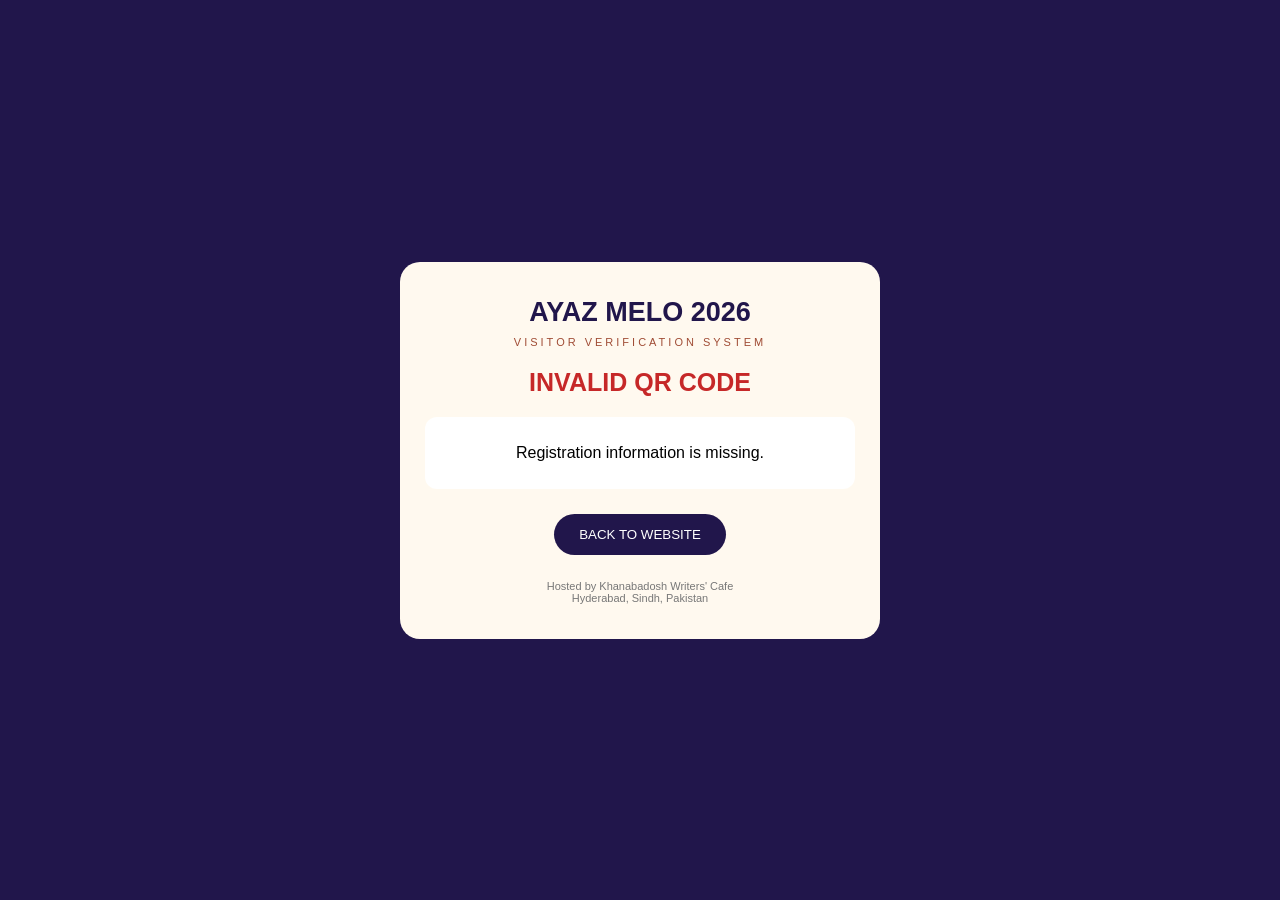
<file: Verify.html>
<!DOCTYPE html>
<html lang="en">
<head>
<meta charset="UTF-8">
<meta name="viewport" content="width=device-width, initial-scale=1">
<meta name="theme-color" content="#21164b">

<title>QR Verification | Ayaz Melo 2026</title>

<style>
*{box-sizing:border-box;margin:0;padding:0}

body{
font-family:Arial,sans-serif;
background:#21164b;
min-height:100vh;
display:flex;
align-items:center;
justify-content:center;
padding:20px;
}

.card{
background:#fff9ef;
width:100%;
max-width:480px;
padding:35px 25px;
border-radius:20px;
text-align:center;
}

.logo{
font-size:27px;
font-weight:bold;
color:#21164b;
}

.subtitle{
font-size:11px;
letter-spacing:3px;
color:#a04c35;
margin-top:8px;
}

.loader{
margin:35px auto;
width:45px;
height:45px;
border:5px solid #ddd;
border-top-color:#f4a21d;
border-radius:50%;
animation:spin 1s linear infinite;
}

@keyframes spin{
to{transform:rotate(360deg)}
}

.status{
font-size:25px;
font-weight:bold;
margin:20px 0;
}

.valid{color:#18834b}
.invalid{color:#c62828}
.warning{color:#b7791f}

.info{
background:white;
padding:20px;
border-radius:12px;
margin-top:20px;
line-height:2;
}

.info b{color:#21164b}

button{
margin-top:25px;
padding:13px 25px;
background:#21164b;
color:white;
border:0;
border-radius:30px;
cursor:pointer;
}

footer{
margin-top:25px;
font-size:11px;
color:#777;
}
</style>
</head>

<body>

<div class="card">

<div class="logo">AYAZ MELO 2026</div>

<div class="subtitle">
VISITOR VERIFICATION SYSTEM
</div>

<div id="loader" class="loader"></div>

<div id="result" style="display:none">

<div id="status" class="status"></div>

<div id="details" class="info"></div>

<button onclick="location.href='index.html'">
BACK TO WEBSITE
</button>

</div>

<footer>
Hosted by Khanabadosh Writers' Cafe<br>
Hyderabad, Sindh, Pakistan
</footer>

</div>

<script>

const SUPABASE_URL =
"https://fstkhwoxbgdcdfwycggu.supabase.co";

const SUPABASE_KEY =
"sb_publishable_BNRQfiLDVM-892aVwO_hJw_OAhEgTrq";

async function verifyVisitor(){

const params = new URLSearchParams(location.search);

const id = params.get("id");
const token = params.get("token");

const loader = document.getElementById("loader");
const result = document.getElementById("result");
const status = document.getElementById("status");
const details = document.getElementById("details");

function show(message, className, extra){

loader.style.display="none";
result.style.display="block";

status.textContent=message;
status.className="status "+className;

details.innerHTML=extra;

}

if(!id || !token){

show(
"INVALID QR CODE",
"invalid",
"Registration information is missing."
);

return;
}

try{

const response=await fetch(
SUPABASE_URL+"/rest/v1/rpc/verify_visitor",
{
method:"POST",
headers:{
"Content-Type":"application/json",
"apikey":SUPABASE_KEY
},
body:JSON.stringify({
p_registration_id:id,
p_qr_token:token
})
}
);

if(!response.ok){
throw new Error("Verification service unavailable");
}

const data=await response.json();

if(!Array.isArray(data) || data.length===0){

show(
"INVALID QR CODE",
"invalid",
"This registration could not be verified."
);

return;

}

const visitor=data[0];

if(visitor.entry_status==="NOT ENTERED"){

show(
"✓ VALID REGISTRATION",
"valid",
"<b>Visitor ID:</b> "+visitor.registration_id+
"<br><b>Entry Status:</b> NOT ENTERED"+
"<br><br>Registration successfully verified."
);

}else{

show(
"⚠ ALREADY ENTERED",
"warning",
"<b>Visitor ID:</b> "+visitor.registration_id+
"<br><b>Entry Status:</b> "+visitor.entry_status
);

}

}catch(error){

show(
"VERIFICATION ERROR",
"invalid",
"Please contact the Ayaz Melo administration."
);

}

}

verifyVisitor();

</script>

</body>
</html>
</file>
